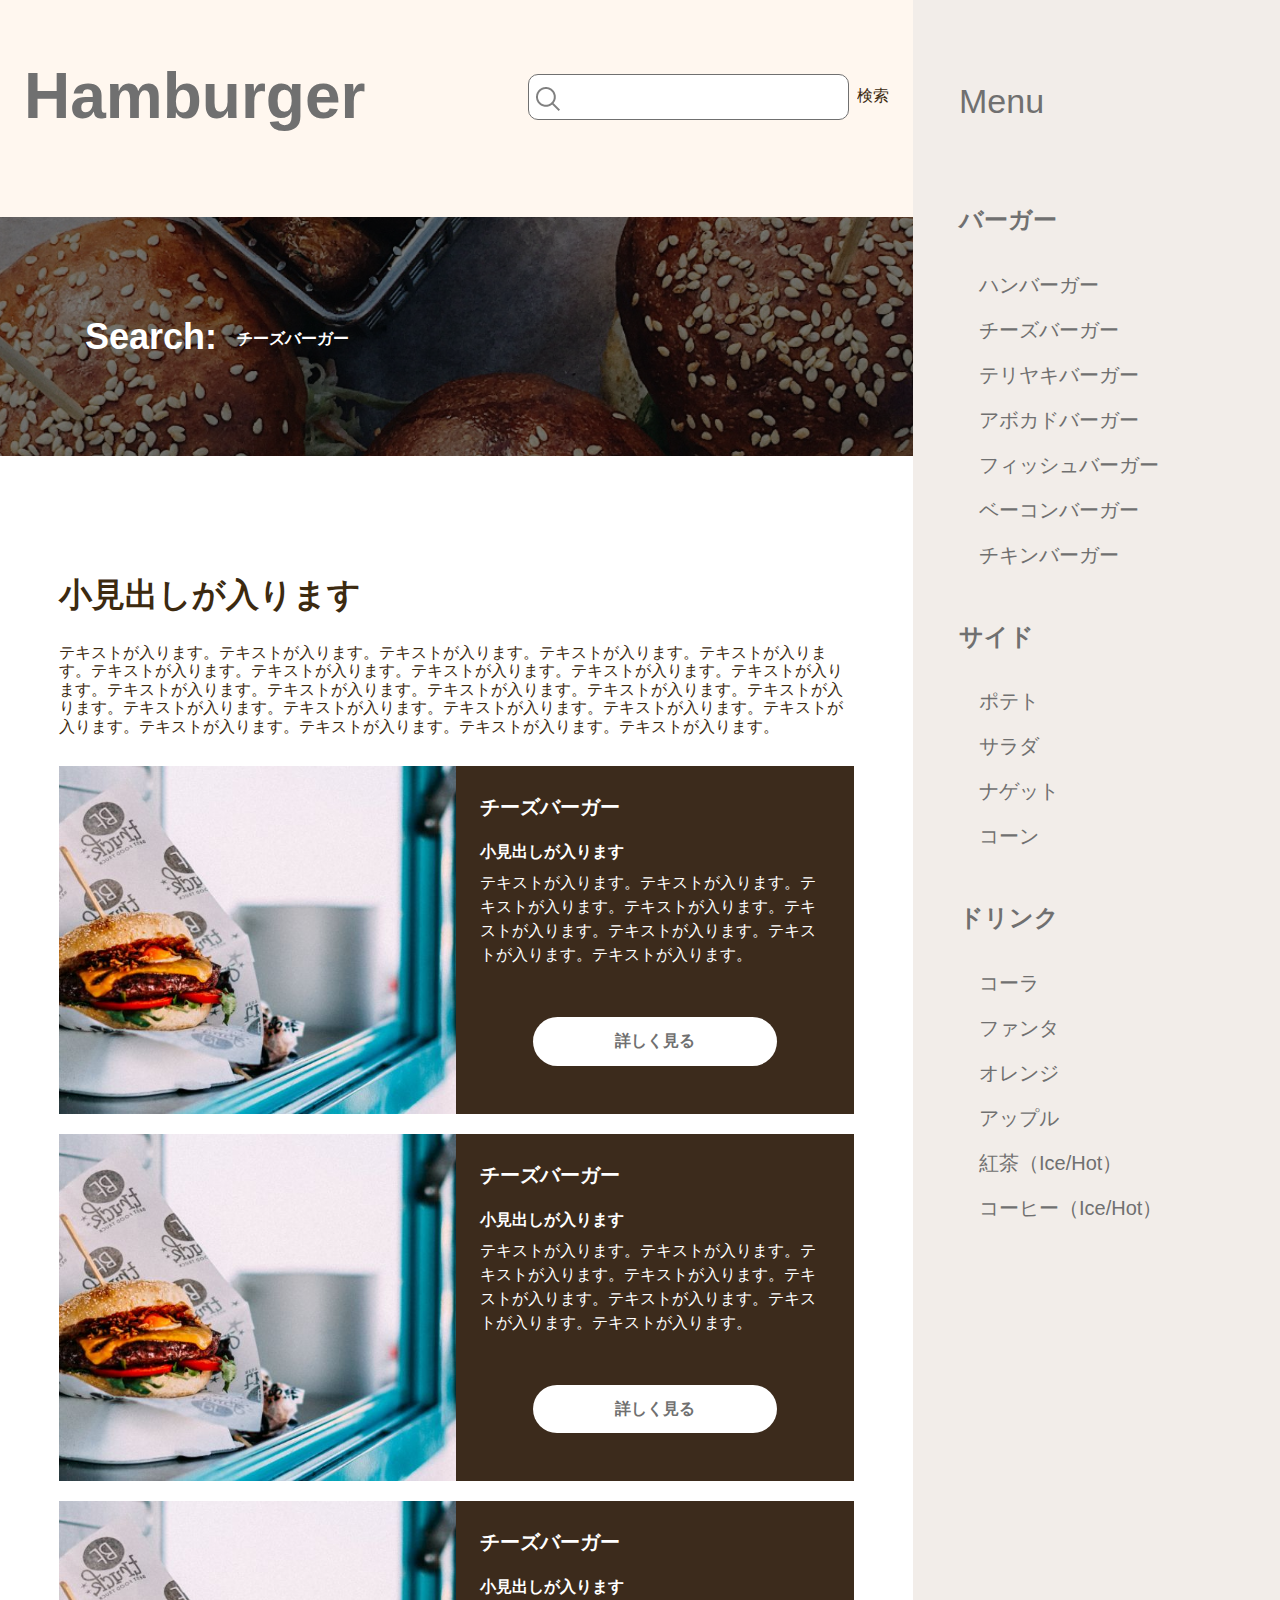
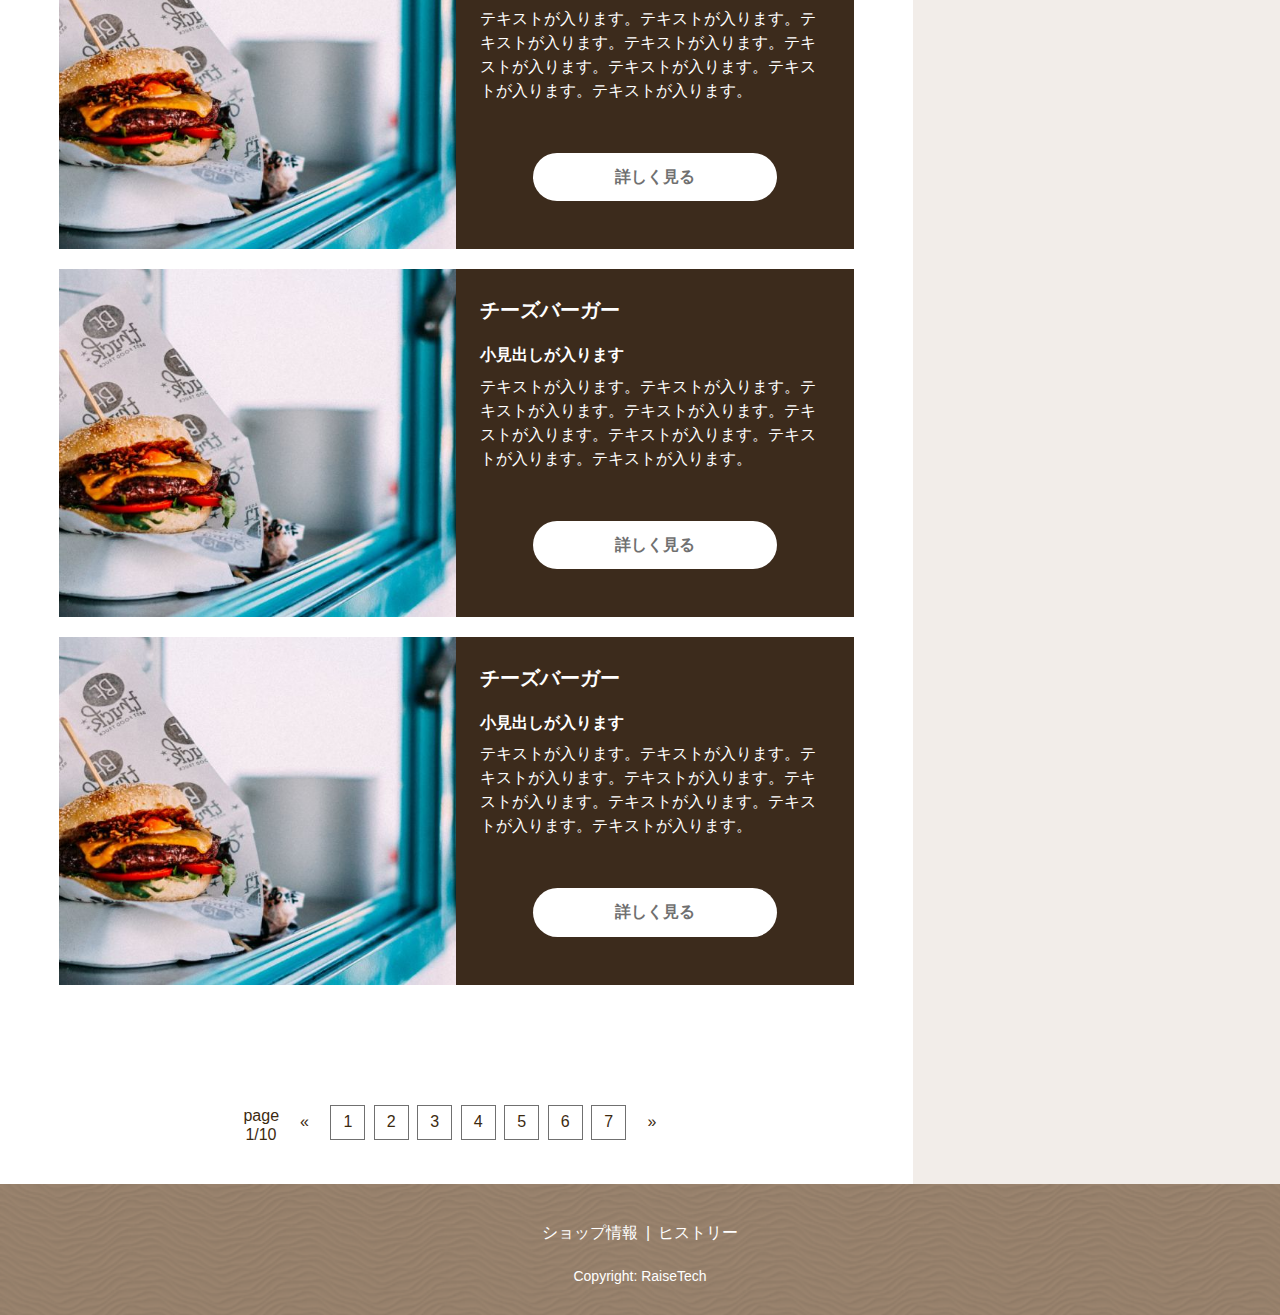
<file: archive-search.html>
<!DOCTYPE html>
<html lang="ja">
<head>
    <meta charset="UTF-8">
    <meta http-equiv="X-UA-Compatible" content="IE=edge">
    <meta name="viewport" content="width=device-width, initial-scale=1.0">
    <title>Document</title>
    <link rel="preconnect" href="https://fonts.googleapis.com">
    <link rel="preconnect" href="https://fonts.gstatic.com" crossorigin>
    <link rel="stylesheet" href="css/style.css">
</head>
<body>
    <div class="l-main__wrapper">
        <div class="l-main">
            <header class="l-header">
                <button class="c-btn--header-menu">Menu</button>
                <a href=""><h1 class="l-header__tit">Hamburger</h1></a>
                    <form class="l-header__form">
                        <div class="l-header__form__wrap"><input type="search" class="l-header__form__search"></div>
                        <input type="submit" value="検索" class="l-header__form__btn">
                    </form>
            </header>
            <div class="p-main__tit p-main__tit__archive"><h2>Search:<span>チーズバーガー</span></h2></div>
            <article class="p-archive__contents">
                <section class="p-archive__contents__lead">
                    <h3>小見出しが入ります</h3>
                    <p>テキストが入ります。テキストが入ります。テキストが入ります。テキストが入ります。テキストが入ります。テキストが入ります。テキストが入ります。テキストが入ります。テキストが入ります。テキストが入ります。テキストが入ります。テキストが入ります。テキストが入ります。テキストが入ります。テキストが入ります。テキストが入ります。テキストが入ります。テキストが入ります。テキストが入ります。テキストが入ります。テキストが入ります。テキストが入ります。テキストが入ります。テキストが入ります。</p>
                </section>
                <figure class="p-archive__contents__card">
                    <img src="img/menu-pht.jpg" alt="チーズバーガーの写真">
                    <figcaption class="p-archive__contents__card__caption">
                        <h2>チーズバーガー</h2>
                        <h3>小見出しが入ります</h3>
                        <p>テキストが入ります。テキストが入ります。テキストが入ります。テキストが入ります。テキストが入ります。テキストが入ります。テキストが入ります。テキストが入ります。</p>
                        <a href="" class="c-btn--contents__card">詳しく見る</a>
                    </figcaption>
                </figure>
                <figure class="p-archive__contents__card">
                    <img src="img/menu-pht.jpg" alt="チーズバーガーの写真">
                    <figcaption class="p-archive__contents__card__caption">
                        <h2>チーズバーガー</h2>
                        <h3>小見出しが入ります</h3>
                        <p>テキストが入ります。テキストが入ります。テキストが入ります。テキストが入ります。テキストが入ります。テキストが入ります。テキストが入ります。テキストが入ります。</p>
                        <a href="" class="c-btn--contents__card">詳しく見る</a>
                    </figcaption>
                </figure>
                <figure class="p-archive__contents__card">
                    <img src="img/menu-pht.jpg" alt="チーズバーガーの写真">
                    <figcaption class="p-archive__contents__card__caption">
                        <h2>チーズバーガー</h2>
                        <h3>小見出しが入ります</h3>
                        <p>テキストが入ります。テキストが入ります。テキストが入ります。テキストが入ります。テキストが入ります。テキストが入ります。テキストが入ります。テキストが入ります。</p>
                        <a href="" class="c-btn--contents__card">詳しく見る</a>
                    </figcaption>
                </figure>
                <figure class="p-archive__contents__card">
                    <img src="img/menu-pht.jpg" alt="チーズバーガーの写真">
                    <figcaption class="p-archive__contents__card__caption">
                        <h2>チーズバーガー</h2>
                        <h3>小見出しが入ります</h3>
                        <p>テキストが入ります。テキストが入ります。テキストが入ります。テキストが入ります。テキストが入ります。テキストが入ります。テキストが入ります。テキストが入ります。</p>
                        <a href="" class="c-btn--contents__card">詳しく見る</a>
                    </figcaption>
                </figure>
                <figure class="p-archive__contents__card">
                    <img src="img/menu-pht.jpg" alt="チーズバーガーの写真">
                    <figcaption class="p-archive__contents__card__caption">
                        <h2>チーズバーガー</h2>
                        <h3>小見出しが入ります</h3>
                        <p>テキストが入ります。テキストが入ります。テキストが入ります。テキストが入ります。テキストが入ります。テキストが入ります。テキストが入ります。テキストが入ります。</p>
                        <a href="" class="c-btn--contents__card">詳しく見る</a>
                    </figcaption>
                </figure>
                <div class="pager">
                    <ul class="pagination">
                        <li class="nmber">page 1/10</li>
                        <li class="pre"><a href="#"><span>«</span></a></li>
                        <li><a href="#" class="archive"><span>1</span></a></li>
                        <li><a href="#"><span>2</span></a></li>
                        <li><a href="#"><span>3</span></a></li>
                        <li><a href="#"><span>4</span></a></li>
                        <li><a href="#"><span>5</span></a></li>
                        <li><a href="#"><span>6</span></a></li>
                        <li><a href="#"><span>7</span></a></li>
                        <li class="next"><a href="#"><span>»</span></a></li>
                    </ul>
                    </div>
            </article>
        </div>
    <div class="l-sidebar__drawer-bg"></div>
    <aside class="l-sidebar">
        <h2>Menu</h2>
        <button class="c-btn--menu-close"><span>close</span></button>
        <ul class="c-menu">
            <li>
                バーガー
                <ul class="c-menu__item">
                    <li><a href="#">ハンバーガー</a></li>
                    <li><a href="#">チーズバーガー</a></li>
                    <li><a href="#">テリヤキバーガー</a></li>
                    <li><a href="#">アボカドバーガー</a></li>
                    <li><a href="#">フィッシュバーガー</a></li>
                    <li><a href="#">ベーコンバーガー</a></li>
                    <li><a href="#">チキンバーガー</a></li>
                </ul>
            </li>
            <li>
                サイド
                <ul class="c-menu__item">
                    <li><a href="#">ポテト</a></li>
                    <li><a href="#">サラダ</a></li>
                    <li><a href="#">ナゲット</a></li>
                    <li><a href="#">コーン</a></li>
                </ul>
            </li>
            <li>
                ドリンク
                <ul class="c-menu__item">
                    <li><a href="#">コーラ</a></li>
                    <li><a href="#">ファンタ</a></li>
                    <li><a href="#">オレンジ</a></li>
                    <li><a href="#">アップル</a></li>
                    <li><a href="#">紅茶（Ice/Hot）</a></li>
                    <li><a href="#">コーヒー（Ice/Hot）</a></li>
                </ul>
            </li>
        </ul>
    </aside>
</div>
    <footer class="l-footer">
        <ul class="l-footer__nav">
            <li><a href="#">ショップ情報</a></li>
            <li><a href="#">ヒストリー</a></li>
        </ul>
        <small>Copyright: RaiseTech</small>
    </footer>
    <script src="https://ajax.googleapis.com/ajax/libs/jquery/3.4.1/jquery.min.js"></script>
    <script src="js/script.js"></script>
</body>
</html>
</file>
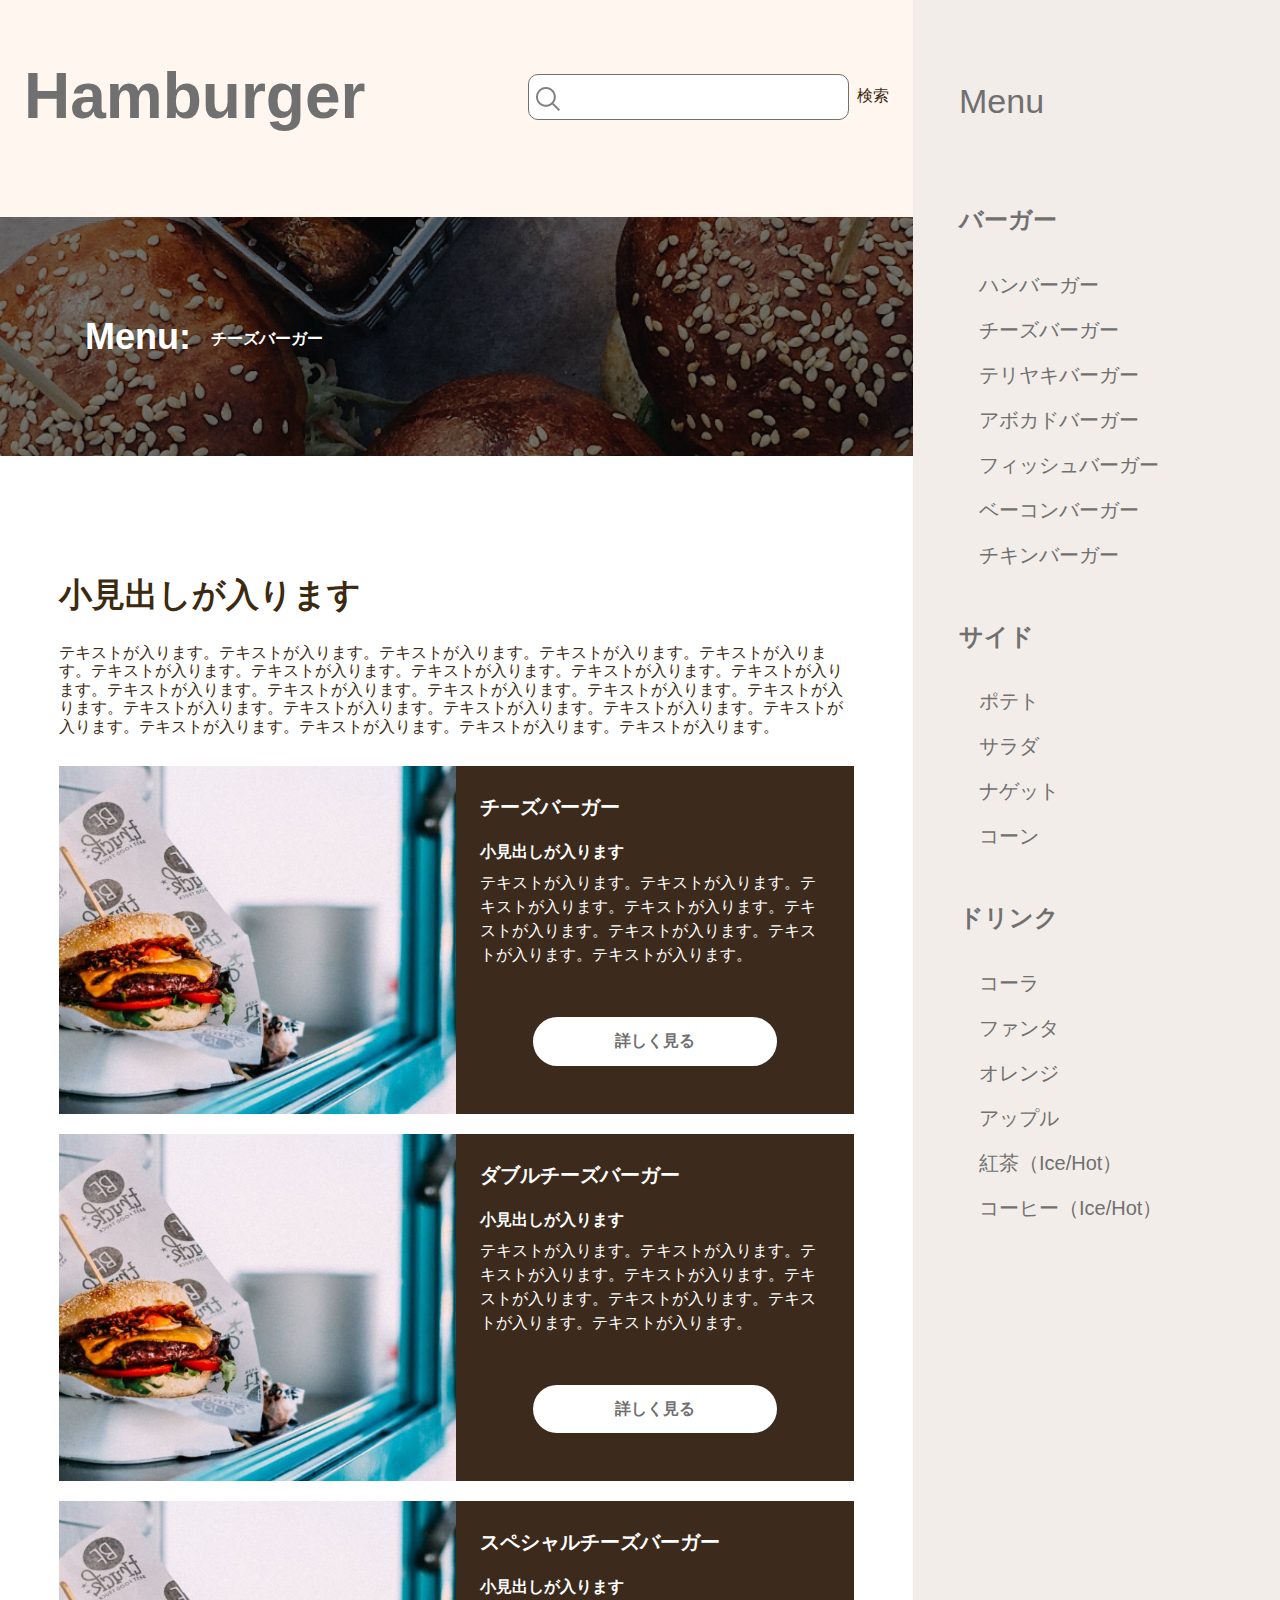
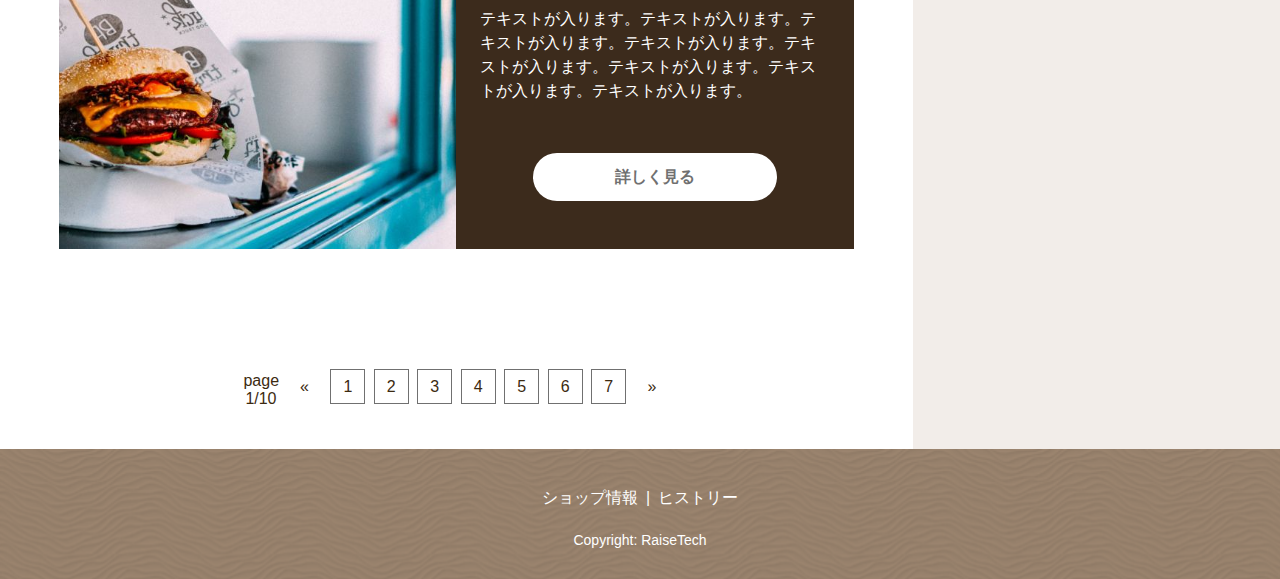
<file: archive.html>
<!DOCTYPE html>
<html lang="ja">
<head>
    <meta charset="UTF-8">
    <meta http-equiv="X-UA-Compatible" content="IE=edge">
    <meta name="viewport" content="width=device-width, initial-scale=1.0">
    <title>Document</title>
    <link rel="preconnect" href="https://fonts.googleapis.com">
    <link rel="preconnect" href="https://fonts.gstatic.com" crossorigin>
    <link rel="stylesheet" href="css/style.css">
</head>
<body>
    <div class="l-main__wrapper">
        <div class="l-main">
            <header class="l-header">
                <button class="c-btn--header-menu">Menu</button>
                <a href=""><h1 class="l-header__tit">Hamburger</h1></a>
                    <form class="l-header__form">
                        <div class="l-header__form__wrap"><input type="search" class="l-header__form__search"></div>
                        <input type="submit" value="検索" class="l-header__form__btn">
                    </form>
            </header>
            <div class="p-main__tit p-main__tit__archive"><h2>Menu:<span>チーズバーガー</span></h2></div>
            <article class="p-archive__contents">
                <section class="p-archive__contents__lead">
                    <h3>小見出しが入ります</h3>
                    <p>テキストが入ります。テキストが入ります。テキストが入ります。テキストが入ります。テキストが入ります。テキストが入ります。テキストが入ります。テキストが入ります。テキストが入ります。テキストが入ります。テキストが入ります。テキストが入ります。テキストが入ります。テキストが入ります。テキストが入ります。テキストが入ります。テキストが入ります。テキストが入ります。テキストが入ります。テキストが入ります。テキストが入ります。テキストが入ります。テキストが入ります。テキストが入ります。</p>
                </section>
                <figure class="p-archive__contents__card">
                    <img src="img/menu-pht.jpg" alt="チーズバーガーの写真">
                    <figcaption class="p-archive__contents__card__caption">
                        <h2>チーズバーガー</h2>
                        <h3>小見出しが入ります</h3>
                        <p>テキストが入ります。テキストが入ります。テキストが入ります。テキストが入ります。テキストが入ります。テキストが入ります。テキストが入ります。テキストが入ります。</p>
                        <a href="" class="c-btn--contents__card">詳しく見る</a>
                    </figcaption>
                </figure>
                <figure class="p-archive__contents__card">
                    <img src="img/menu-pht.jpg" alt="チーズバーガーの写真">
                    <figcaption class="p-archive__contents__card__caption">
                        <h2>ダブルチーズバーガー</h2>
                        <h3>小見出しが入ります</h3>
                        <p>テキストが入ります。テキストが入ります。テキストが入ります。テキストが入ります。テキストが入ります。テキストが入ります。テキストが入ります。テキストが入ります。</p>
                        <a href="" class="c-btn--contents__card">詳しく見る</a>
                    </figcaption>
                </figure>
                <figure class="p-archive__contents__card">
                    <img src="img/menu-pht.jpg" alt="チーズバーガーの写真">
                    <figcaption class="p-archive__contents__card__caption">
                        <h2>スペシャルチーズバーガー</h2>
                        <h3>小見出しが入ります</h3>
                        <p>テキストが入ります。テキストが入ります。テキストが入ります。テキストが入ります。テキストが入ります。テキストが入ります。テキストが入ります。テキストが入ります。</p>
                        <a href="" class="c-btn--contents__card">詳しく見る</a>
                    </figcaption>
                </figure>
                <div class="pager">
                    <ul class="pagination">
                        <li class="nmber">page 1/10</li>
                        <li class="pre"><a href="#"><span>«</span></a></li>
                        <li><a href="#" class="archive"><span>1</span></a></li>
                        <li><a href="#"><span>2</span></a></li>
                        <li><a href="#"><span>3</span></a></li>
                        <li><a href="#"><span>4</span></a></li>
                        <li><a href="#"><span>5</span></a></li>
                        <li><a href="#"><span>6</span></a></li>
                        <li><a href="#"><span>7</span></a></li>
                        <li class="next"><a href="#"><span>»</span></a></li>
                    </ul>
                    </div>
            </article>
        </div>
    <div class="l-sidebar__drawer-bg"></div>
    <aside class="l-sidebar">
        <h2>Menu</h2>
        <button class="c-btn--menu-close"><span>close</span></button>
        <ul class="c-menu">
            <li>
                バーガー
                <ul class="c-menu__item">
                    <li><a href="#">ハンバーガー</a></li>
                    <li><a href="#">チーズバーガー</a></li>
                    <li><a href="#">テリヤキバーガー</a></li>
                    <li><a href="#">アボカドバーガー</a></li>
                    <li><a href="#">フィッシュバーガー</a></li>
                    <li><a href="#">ベーコンバーガー</a></li>
                    <li><a href="#">チキンバーガー</a></li>
                </ul>
            </li>
            <li>
                サイド
                <ul class="c-menu__item">
                    <li><a href="#">ポテト</a></li>
                    <li><a href="#">サラダ</a></li>
                    <li><a href="#">ナゲット</a></li>
                    <li><a href="#">コーン</a></li>
                </ul>
            </li>
            <li>
                ドリンク
                <ul class="c-menu__item">
                    <li><a href="#">コーラ</a></li>
                    <li><a href="#">ファンタ</a></li>
                    <li><a href="#">オレンジ</a></li>
                    <li><a href="#">アップル</a></li>
                    <li><a href="#">紅茶（Ice/Hot）</a></li>
                    <li><a href="#">コーヒー（Ice/Hot）</a></li>
                </ul>
            </li>
        </ul>
    </aside>
</div>
    <footer class="l-footer">
        <ul class="l-footer__nav">
            <li><a href="#">ショップ情報</a></li>
            <li><a href="#">ヒストリー</a></li>
        </ul>
        <small>Copyright: RaiseTech</small>
    </footer>
    <script src="https://ajax.googleapis.com/ajax/libs/jquery/3.4.1/jquery.min.js"></script>
    <script src="js/script.js"></script>
</body>
</html>
</file>
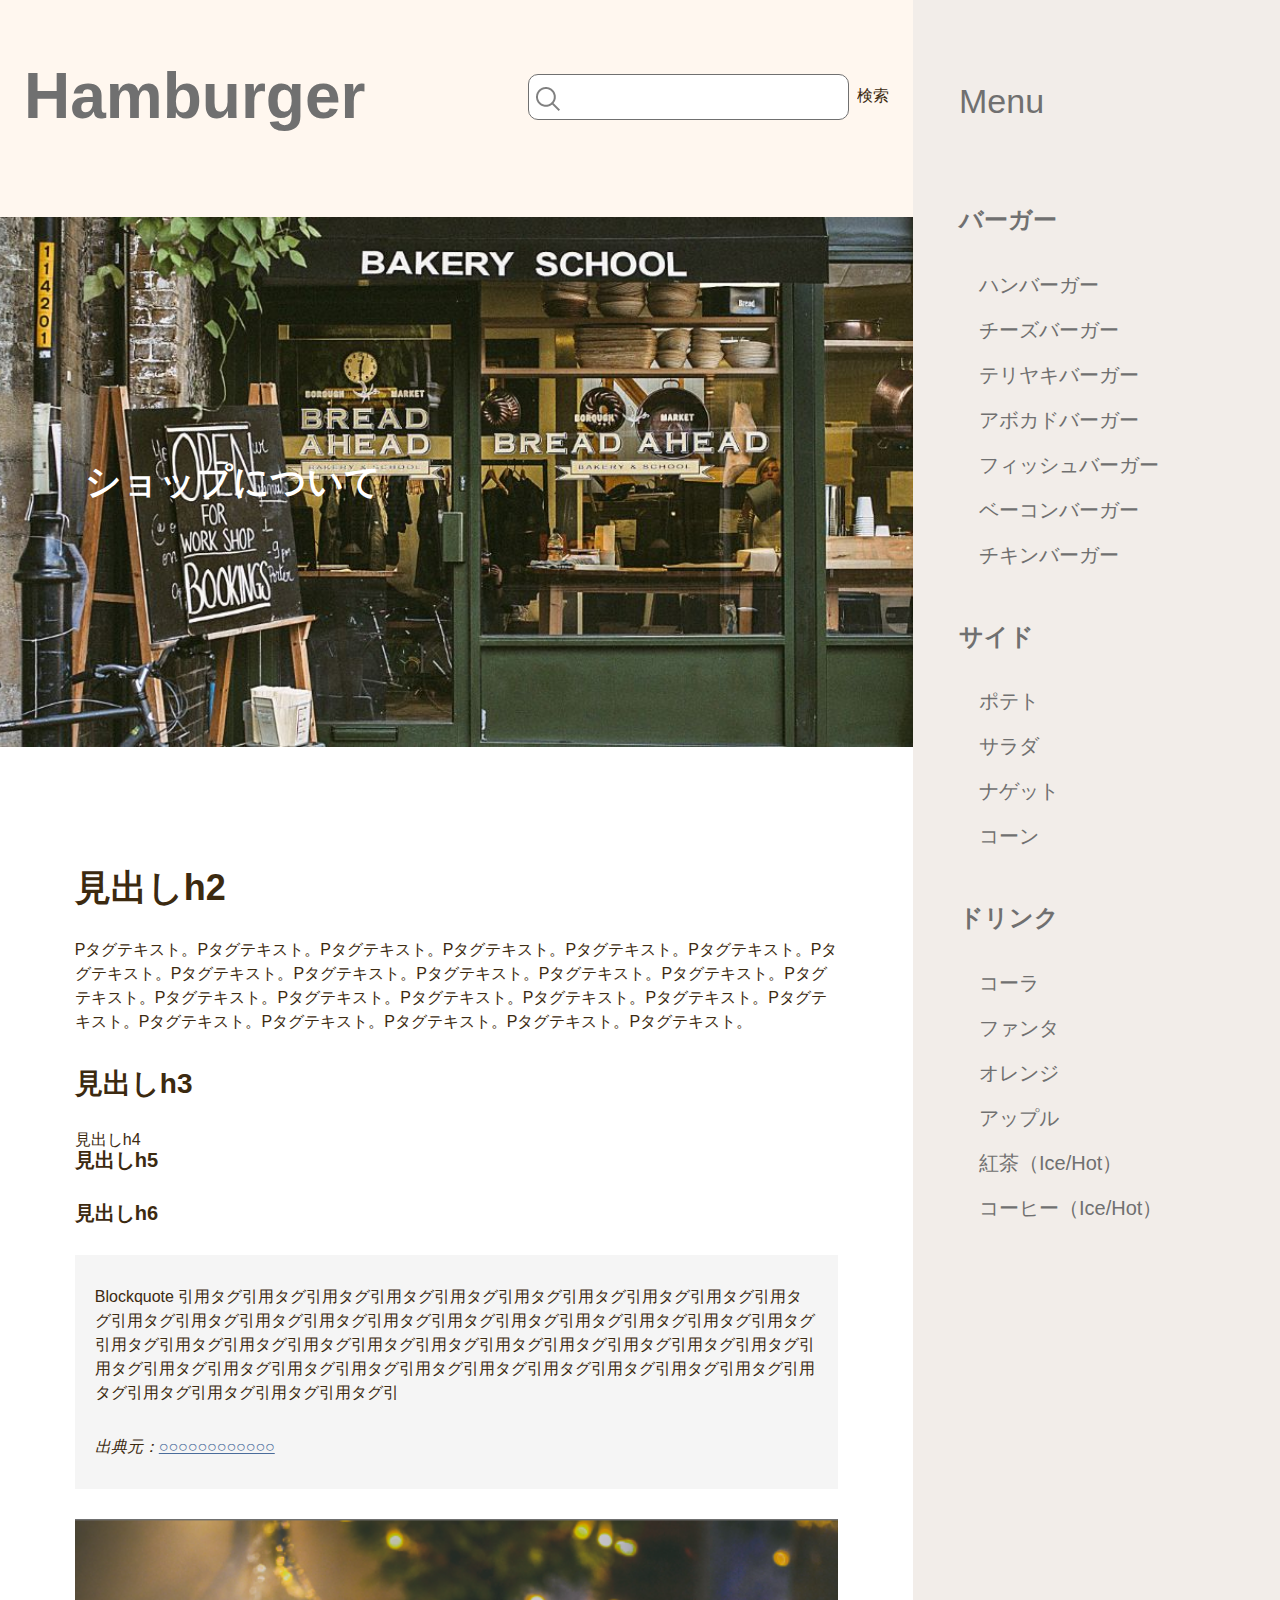
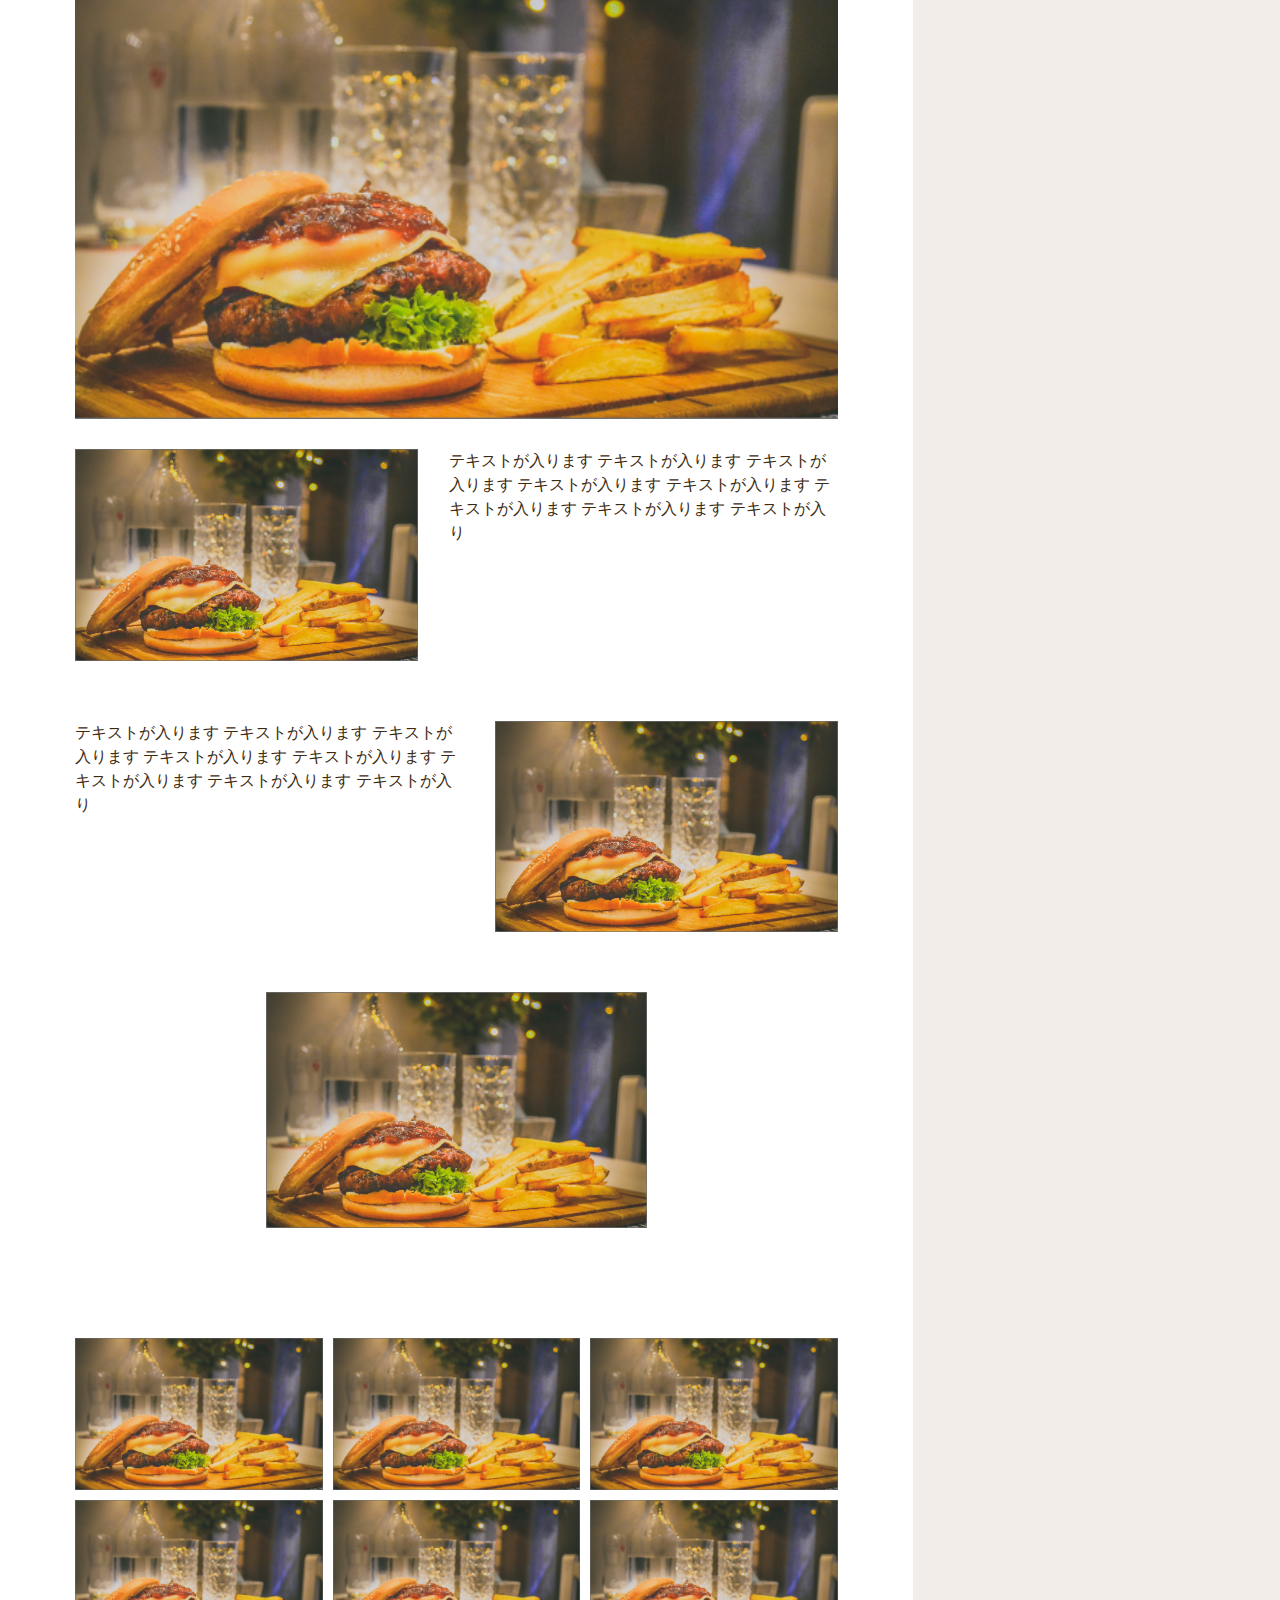
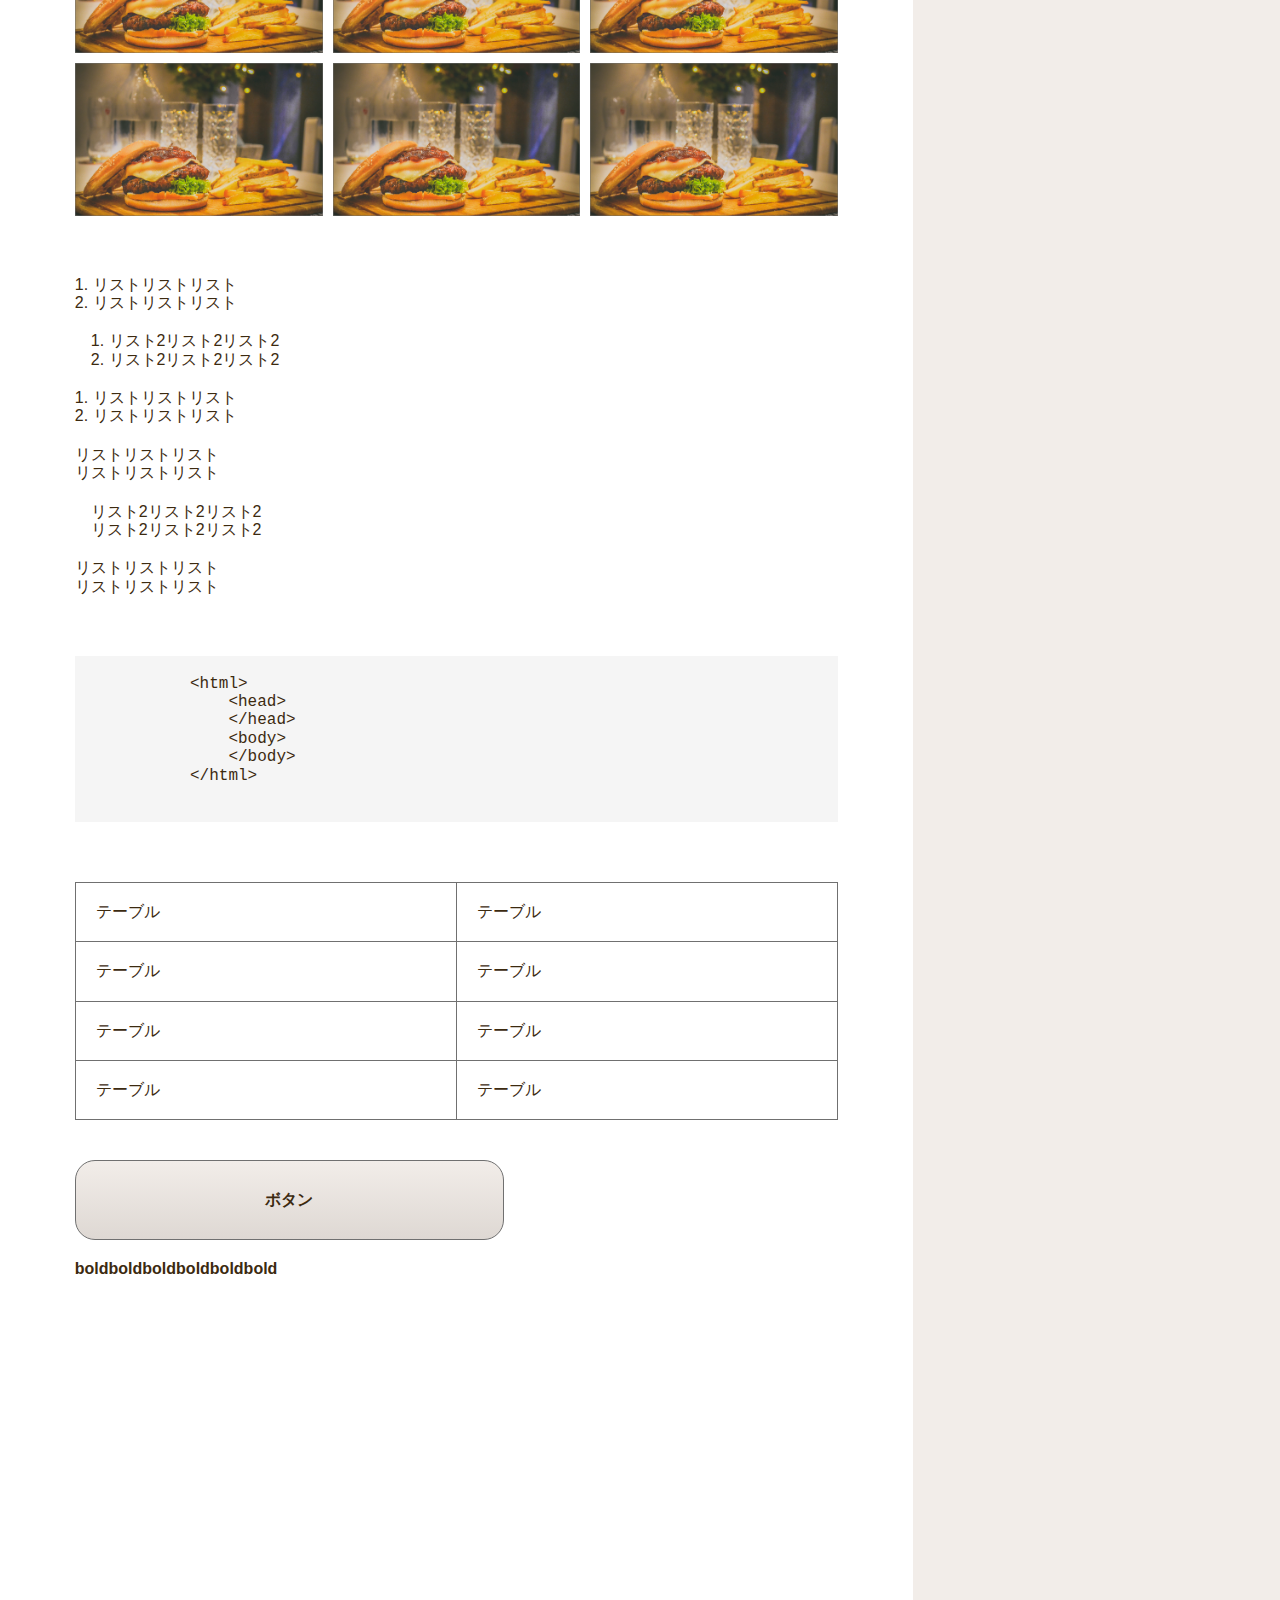
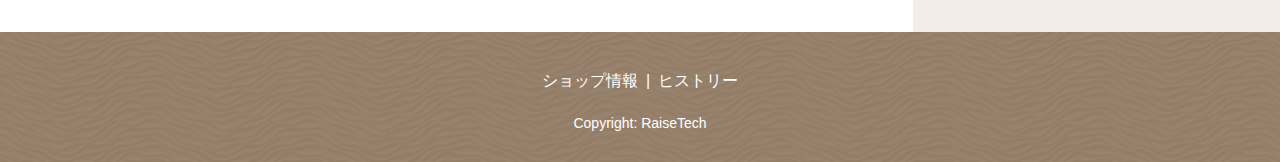
<file: page.html>
<!DOCTYPE html>
<html lang="ja">
<head>
    <meta charset="UTF-8">
    <meta http-equiv="X-UA-Compatible" content="IE=edge">
    <meta name="viewport" content="width=device-width, initial-scale=1.0">
    <title>ハンバーガー</title>
    <link rel="preconnect" href="https://fonts.googleapis.com">
    <link rel="preconnect" href="https://fonts.gstatic.com" crossorigin>
    <link rel="stylesheet" href="css/style.css">
</head>
<body>
    <div class="l-main__wrapper">
        <div class="l-main">
            <header class="l-header">
                <button class="c-btn--header-menu">Menu</button>
                <a href=""><h1 class="l-header__tit">Hamburger</h1></a>
                    <form class="l-header__form">
                        <div class="l-header__form__wrap"><input type="search" class="l-header__form__search"></div>
                        <input type="submit" value="検索" class="l-header__form__btn">
                    </form>
            </header>
            <article>
                <div class="p-main__tit p-main__tit__page"><h2>ショップについて</h2></div>
                <div class="l-contents">
                    <h2 class="p-post__h2">見出しh2</h2>
                    <p class="p-post__paragraph">Pタグテキスト。Pタグテキスト。Pタグテキスト。Pタグテキスト。Pタグテキスト。Pタグテキスト。Pタグテキスト。Pタグテキスト。Pタグテキスト。Pタグテキスト。Pタグテキスト。Pタグテキスト。Pタグテキスト。Pタグテキスト。Pタグテキスト。Pタグテキスト。Pタグテキスト。Pタグテキスト。Pタグテキスト。Pタグテキスト。Pタグテキスト。Pタグテキスト。Pタグテキスト。Pタグテキスト。</p>
                    <h3 class="p-post__h3">見出しh3</h3>
                    <h4 class="p-post__h4">見出しh4</h4>
                    <h5 class="p-post__h5">見出しh5</h5>
                    <h6 class="p-post__h6">見出しh6</h6>
                    <blockquote class="p-post__blockquote">
                        <p>Blockquote 引用タグ引用タグ引用タグ引用タグ引用タグ引用タグ引用タグ引用タグ引用タグ引用タグ引用タグ引用タグ引用タグ引用タグ引用タグ引用タグ引用タグ引用タグ引用タグ引用タグ引用タグ引用タグ引用タグ引用タグ引用タグ引用タグ引用タグ引用タグ引用タグ引用タグ引用タグ引用タグ引用タグ引用タグ引用タグ引用タグ引用タグ引用タグ引用タグ引用タグ引用タグ引用タグ引用タグ引用タグ引用タグ引用タグ引用タグ引用タグ引
                        </p>
                        <cite>出典元：<a href="#">○○○○○○○○○○○○</a></cite>
                    </blockquote>
                    <div class="p-post__picture">
                        <div class="p-post__picture_post">
                            <img src="img/cooked-foods-750073-2.png" alt="">
                        </div>
                        <div class="p-post__picture_txt">
                            <img src="img/cooked-foods-750073-2.png" alt="">
                            <p>テキストが入ります テキストが入ります テキストが入ります テキストが入ります テキストが入ります テキストが入ります テキストが入ります テキストが入り</p>
                        </div>
                        <div class="p-post__picture_txt">
                            <p>テキストが入ります テキストが入ります テキストが入ります テキストが入ります テキストが入ります テキストが入ります テキストが入ります テキストが入り</p>
                            <img src="img/cooked-foods-750073-2.png" alt="">
                        </div>
                        <div class="p-post__picture__center">
                            <img src="img/cooked-foods-750073-2.png" alt="">
                        </div>
                        <div class="p-post__picture__tile">
                            <img src="img/cooked-foods-750073-2.png" alt="">
                            <img src="img/cooked-foods-750073-2.png" alt="">
                            <img src="img/cooked-foods-750073-2.png" alt="">
                            <img src="img/cooked-foods-750073-2.png" alt="">
                            <img src="img/cooked-foods-750073-2.png" alt="">
                            <img src="img/cooked-foods-750073-2.png" alt="">
                            <img src="img/cooked-foods-750073-2.png" alt="">
                            <img src="img/cooked-foods-750073-2.png" alt="">
                            <img src="img/cooked-foods-750073-2.png" alt="">
                        </div>
                        <div class="p-post__list">
                            <ol>
                                <li>リストリストリスト</li>
                                <li>リストリストリスト</li>
                                    <ol>
                                    <li>リスト2リスト2リスト2</li>
                                    <li>リスト2リスト2リスト2</li>
                                    </ol>
                            </ol>
                            <ol>
                                <li>リストリストリスト</li>
                                <li>リストリストリスト</li>
                            </ol>
                            <ul>
                                <li>リストリストリスト</li>
                                <li>リストリストリスト</li>
                                <ul>
                                    <li>リスト2リスト2リスト2</li>
                                    <li>リスト2リスト2リスト2</li>
                                </ul>
                                <li>リストリストリスト</li>
                                <li>リストリストリスト</li>
                            </ul>
                        </div>
                        <pre class="p-post__code">
                            <code>
            &lt;html&gt;
                &lt;head&gt;
                &lt;/head&gt;
                &lt;body&gt;
                &lt;/body&gt;
            &lt;/html&gt;
                            </code>
                          </pre>
                          <table class="p-post__table">
                            <tbody>
                                <tr>
                                    <td>テーブル</td>
                                    <td>テーブル</td>
                                </tr>
                                <tr>
                                    <td>テーブル</td>
                                    <td>テーブル</td>
                                </tr>
                                <tr>
                                    <td>テーブル</td>
                                    <td>テーブル</td>
                                </tr>
                                <tr>
                                    <td>テーブル</td>
                                    <td>テーブル</td>
                                </tr>
                            </tbody>
                        </table>
                        <button class="p-post__button"><a href="#">ボタン</a></button>
                        <p class="p-post__bold">boldboldboldboldboldbold</p>   
                    </div>
                </div>
            </article>
        </div>
    <div class="l-sidebar__drawer-bg"></div>
    <aside class="l-sidebar">
        <h2>Menu</h2>
        <button class="c-btn--menu-close"><span>close</span></button>
        <ul class="c-menu">
            <li>
                バーガー
                <ul class="c-menu__item">
                    <li><a href="#">ハンバーガー</a></li>
                    <li><a href="#">チーズバーガー</a></li>
                    <li><a href="#">テリヤキバーガー</a></li>
                    <li><a href="#">アボカドバーガー</a></li>
                    <li><a href="#">フィッシュバーガー</a></li>
                    <li><a href="#">ベーコンバーガー</a></li>
                    <li><a href="#">チキンバーガー</a></li>
                </ul>
            </li>
            <li>
                サイド
                <ul class="c-menu__item">
                    <li><a href="#">ポテト</a></li>
                    <li><a href="#">サラダ</a></li>
                    <li><a href="#">ナゲット</a></li>
                    <li><a href="#">コーン</a></li>
                </ul>
            </li>
            <li>
                ドリンク
                <ul class="c-menu__item">
                    <li><a href="#">コーラ</a></li>
                    <li><a href="#">ファンタ</a></li>
                    <li><a href="#">オレンジ</a></li>
                    <li><a href="#">アップル</a></li>
                    <li><a href="#">紅茶（Ice/Hot）</a></li>
                    <li><a href="#">コーヒー（Ice/Hot）</a></li>
                </ul>
            </li>
        </ul>
    </aside>
</div>
    <footer class="l-footer">
        <ul class="l-footer__nav">
            <li><a href="#">ショップ情報</a></li>
            <li><a href="#">ヒストリー</a></li>
        </ul>
        <small>Copyright: RaiseTech</small>
    </footer>
    <script src="https://ajax.googleapis.com/ajax/libs/jquery/3.4.1/jquery.min.js"></script>
    <script src="js/script.js"></script>
</body>
</html>
</file>
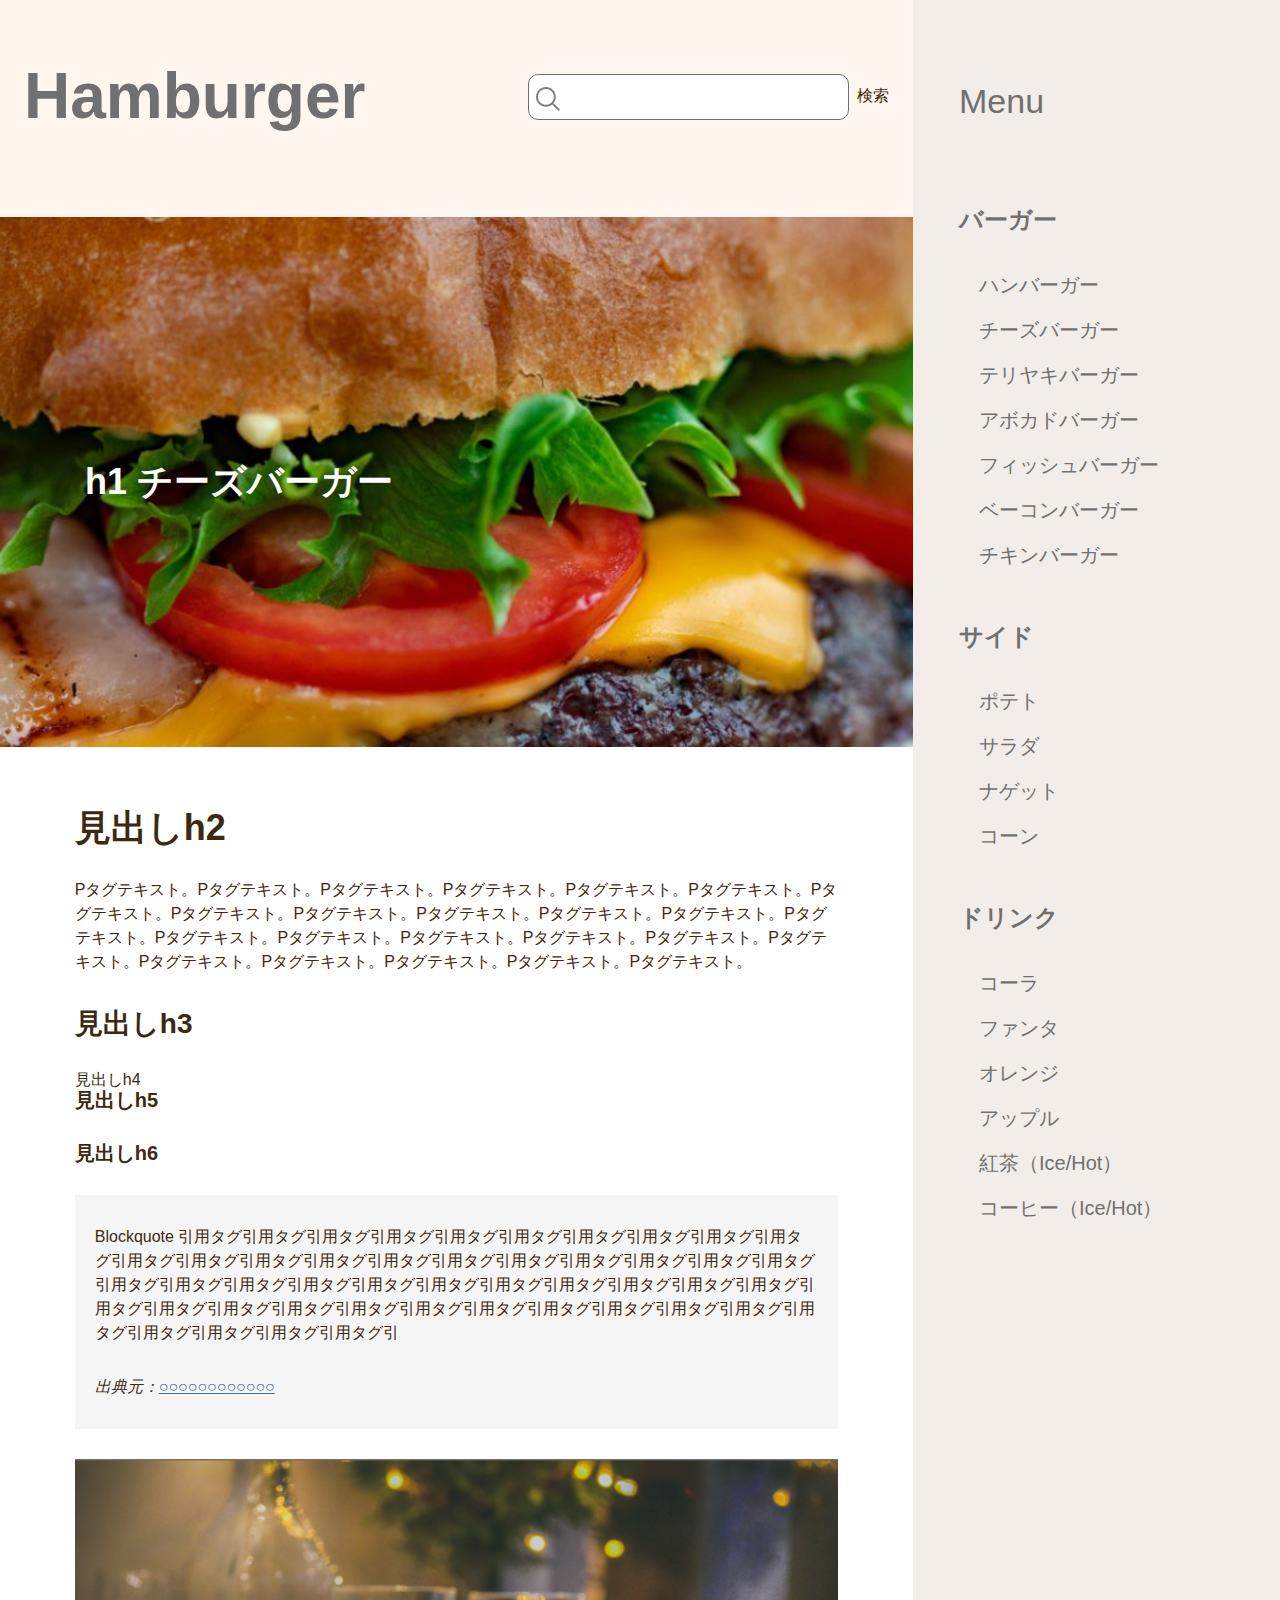
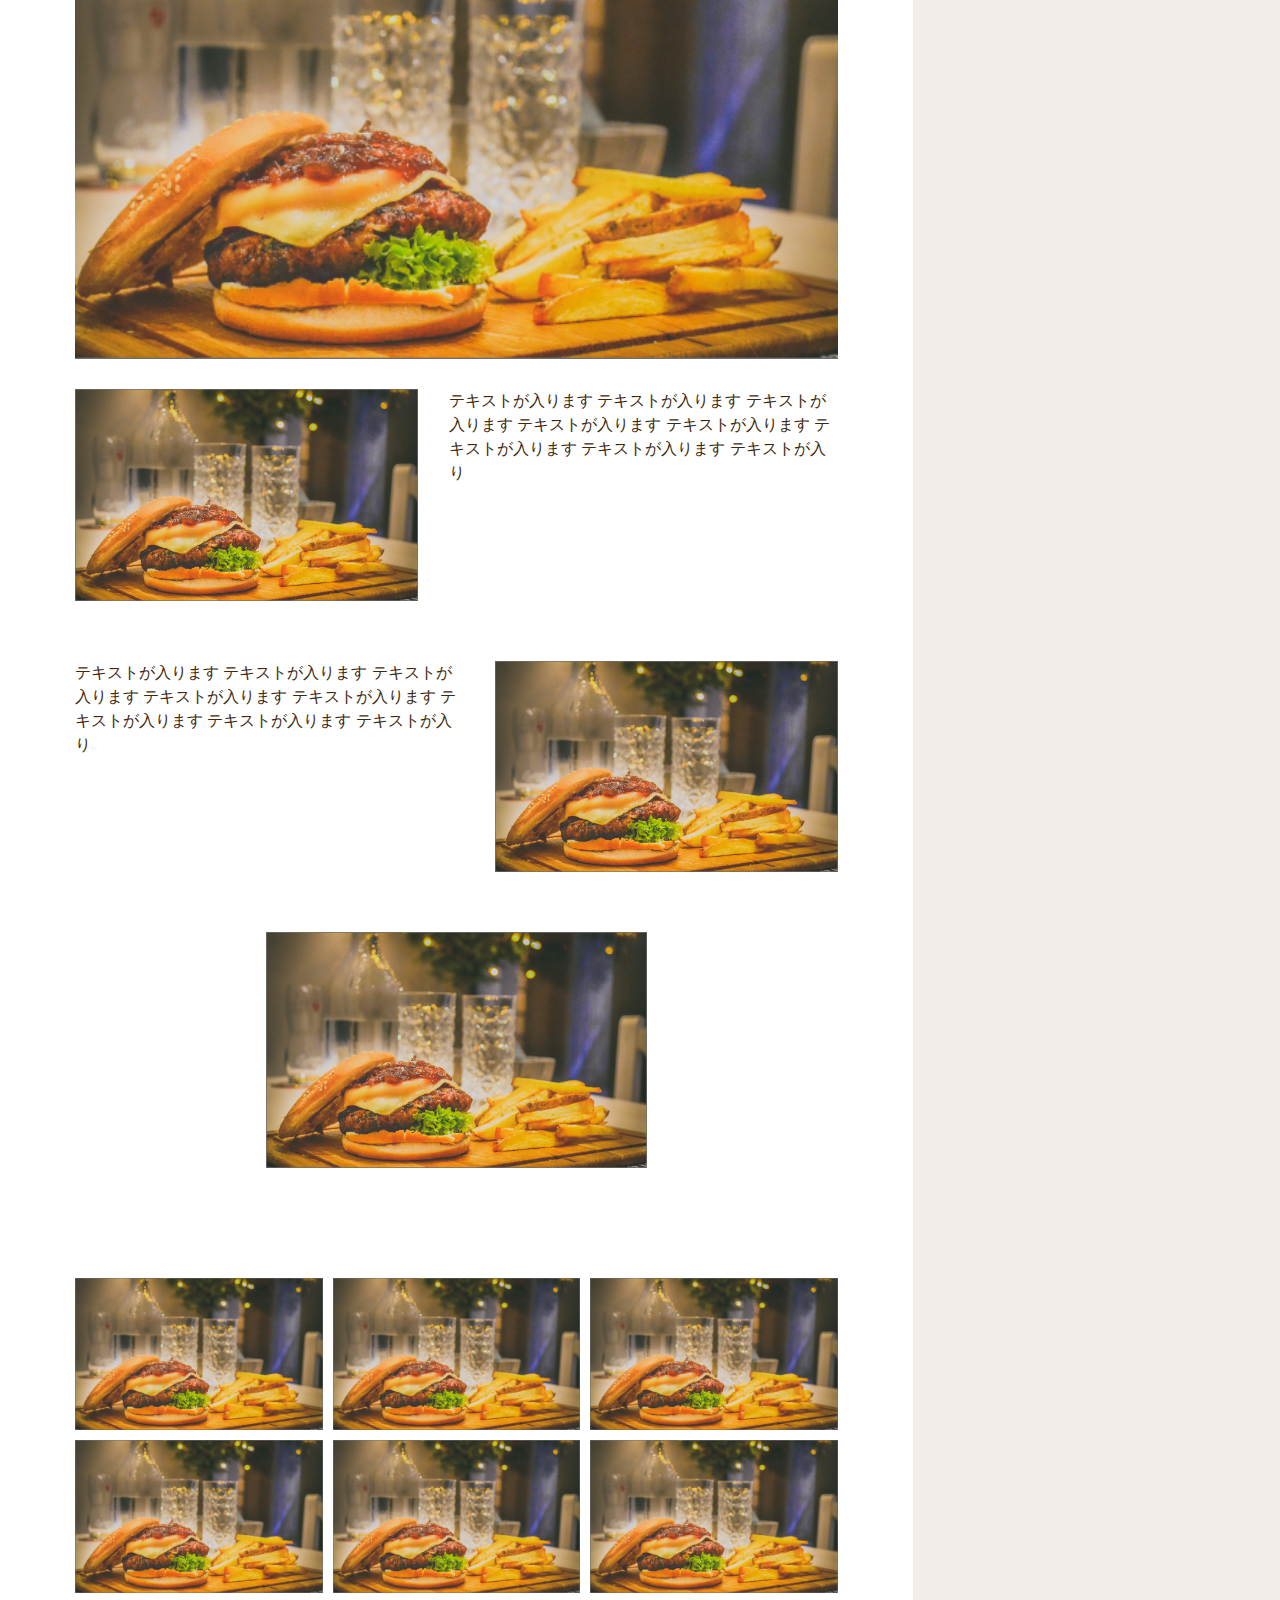
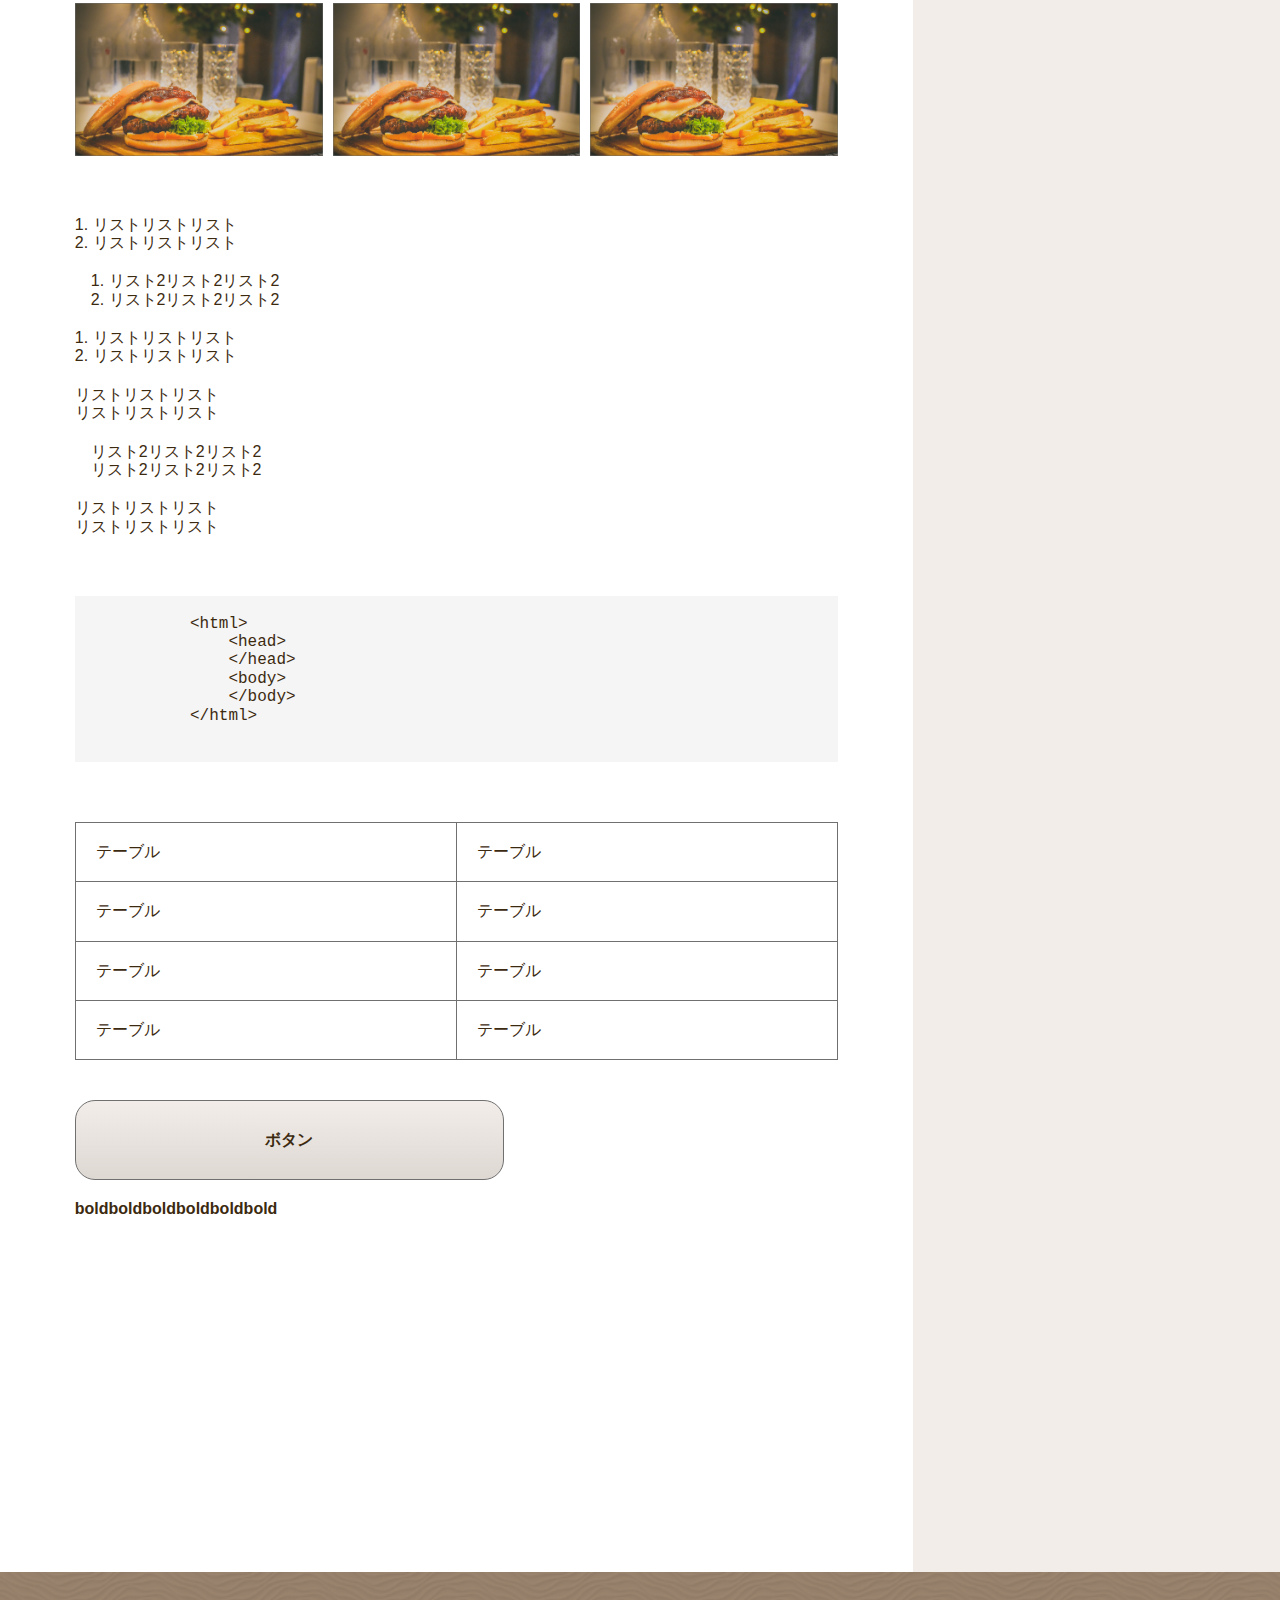
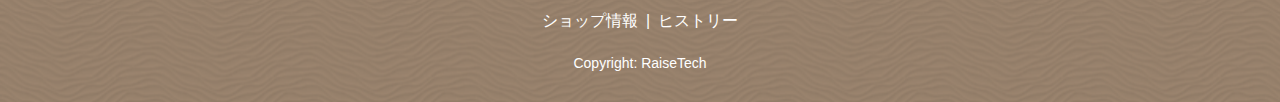
<file: single.html>
<!DOCTYPE html>
<html lang="ja">
<head>
    <meta charset="UTF-8">
    <meta http-equiv="X-UA-Compatible" content="IE=edge">
    <meta name="viewport" content="width=device-width, initial-scale=1.0">
    <title>ハンバーガー</title>
    <link rel="preconnect" href="https://fonts.googleapis.com">
    <link rel="preconnect" href="https://fonts.gstatic.com" crossorigin>
    <link rel="stylesheet" href="css/style.css">
</head>
<body>
    <div class="l-main__wrapper">
        <div class="l-main">
            <header class="l-header">
                <button class="c-btn--header-menu">Menu</button>
                <a href=""><h1 class="l-header__tit">Hamburger</h1></a>
                    <form class="l-header__form">
                        <div class="l-header__form__wrap"><input type="search" class="l-header__form__search"></div>
                        <input type="submit" value="検索" class="l-header__form__btn">
                    </form>
            </header>
            <article>
                <div class="p-main__tit p-main__tit__single"><h2>h1 チーズバーガー</h2></div>
                <div class="l-contents">
                    <h2 class="p-post__h2">見出しh2</h2>
                    <p class="p-post__paragraph">Pタグテキスト。Pタグテキスト。Pタグテキスト。Pタグテキスト。Pタグテキスト。Pタグテキスト。Pタグテキスト。Pタグテキスト。Pタグテキスト。Pタグテキスト。Pタグテキスト。Pタグテキスト。Pタグテキスト。Pタグテキスト。Pタグテキスト。Pタグテキスト。Pタグテキスト。Pタグテキスト。Pタグテキスト。Pタグテキスト。Pタグテキスト。Pタグテキスト。Pタグテキスト。Pタグテキスト。</p>
                    <h3 class="p-post__h3">見出しh3</h3>
                    <h4 class="p-post__h4">見出しh4</h4>
                    <h5 class="p-post__h5">見出しh5</h5>
                    <h6 class="p-post__h6">見出しh6</h6>
                    <blockquote class="p-post__blockquote">
                        <p>Blockquote 引用タグ引用タグ引用タグ引用タグ引用タグ引用タグ引用タグ引用タグ引用タグ引用タグ引用タグ引用タグ引用タグ引用タグ引用タグ引用タグ引用タグ引用タグ引用タグ引用タグ引用タグ引用タグ引用タグ引用タグ引用タグ引用タグ引用タグ引用タグ引用タグ引用タグ引用タグ引用タグ引用タグ引用タグ引用タグ引用タグ引用タグ引用タグ引用タグ引用タグ引用タグ引用タグ引用タグ引用タグ引用タグ引用タグ引用タグ引用タグ引
                        </p>
                        <cite>出典元：<a href="#">○○○○○○○○○○○○</a></cite>
                    </blockquote>
                    <div class="p-post__picture">
                        <div class="p-post__picture_post">
                            <img src="img/cooked-foods-750073-2.png" alt="">
                        </div>
                        <div class="p-post__picture_txt">
                            <img src="img/cooked-foods-750073-2.png" alt="">
                            <p>テキストが入ります テキストが入ります テキストが入ります テキストが入ります テキストが入ります テキストが入ります テキストが入ります テキストが入り</p>
                        </div>
                        <div class="p-post__picture_txt">
                            <p>テキストが入ります テキストが入ります テキストが入ります テキストが入ります テキストが入ります テキストが入ります テキストが入ります テキストが入り</p>
                            <img src="img/cooked-foods-750073-2.png" alt="">
                        </div>
                        <div class="p-post__picture__center">
                            <img src="img/cooked-foods-750073-2.png" alt="">
                        </div>
                        <div class="p-post__picture__tile">
                            <img src="img/cooked-foods-750073-2.png" alt="">
                            <img src="img/cooked-foods-750073-2.png" alt="">
                            <img src="img/cooked-foods-750073-2.png" alt="">
                            <img src="img/cooked-foods-750073-2.png" alt="">
                            <img src="img/cooked-foods-750073-2.png" alt="">
                            <img src="img/cooked-foods-750073-2.png" alt="">
                            <img src="img/cooked-foods-750073-2.png" alt="">
                            <img src="img/cooked-foods-750073-2.png" alt="">
                            <img src="img/cooked-foods-750073-2.png" alt="">
                        </div>
                        <div class="p-post__list">
                            <ol>
                                <li>リストリストリスト</li>
                                <li>リストリストリスト</li>
                                    <ol>
                                    <li>リスト2リスト2リスト2</li>
                                    <li>リスト2リスト2リスト2</li>
                                    </ol>
                            </ol>
                            <ol>
                                <li>リストリストリスト</li>
                                <li>リストリストリスト</li>
                            </ol>
                            <ul>
                                <li>リストリストリスト</li>
                                <li>リストリストリスト</li>
                                <ul>
                                    <li>リスト2リスト2リスト2</li>
                                    <li>リスト2リスト2リスト2</li>
                                </ul>
                                <li>リストリストリスト</li>
                                <li>リストリストリスト</li>
                            </ul>
                        </div>
                        <pre class="p-post__code">
                            <code>
            &lt;html&gt;
                &lt;head&gt;
                &lt;/head&gt;
                &lt;body&gt;
                &lt;/body&gt;
            &lt;/html&gt;
                            </code>
                          </pre>
                          <table class="p-post__table">
                            <tbody>
                                <tr>
                                    <td>テーブル</td>
                                    <td>テーブル</td>
                                </tr>
                                <tr>
                                    <td>テーブル</td>
                                    <td>テーブル</td>
                                </tr>
                                <tr>
                                    <td>テーブル</td>
                                    <td>テーブル</td>
                                </tr>
                                <tr>
                                    <td>テーブル</td>
                                    <td>テーブル</td>
                                </tr>
                            </tbody>
                        </table>
                        <button class="p-post__button"><a href="#">ボタン</a></button>
                        <p class="p-post__bold">boldboldboldboldboldbold</p>   
                    </div>
                </div>
            </article>
        </div>
    <div class="l-sidebar__drawer-bg"></div>
    <aside class="l-sidebar">
        <h2>Menu</h2>
        <button class="c-btn--menu-close"><span>close</span></button>
        <ul class="c-menu">
            <li>
                バーガー
                <ul class="c-menu__item">
                    <li><a href="#">ハンバーガー</a></li>
                    <li><a href="#">チーズバーガー</a></li>
                    <li><a href="#">テリヤキバーガー</a></li>
                    <li><a href="#">アボカドバーガー</a></li>
                    <li><a href="#">フィッシュバーガー</a></li>
                    <li><a href="#">ベーコンバーガー</a></li>
                    <li><a href="#">チキンバーガー</a></li>
                </ul>
            </li>
            <li>
                サイド
                <ul class="c-menu__item">
                    <li><a href="#">ポテト</a></li>
                    <li><a href="#">サラダ</a></li>
                    <li><a href="#">ナゲット</a></li>
                    <li><a href="#">コーン</a></li>
                </ul>
            </li>
            <li>
                ドリンク
                <ul class="c-menu__item">
                    <li><a href="#">コーラ</a></li>
                    <li><a href="#">ファンタ</a></li>
                    <li><a href="#">オレンジ</a></li>
                    <li><a href="#">アップル</a></li>
                    <li><a href="#">紅茶（Ice/Hot）</a></li>
                    <li><a href="#">コーヒー（Ice/Hot）</a></li>
                </ul>
            </li>
        </ul>
    </aside>
</div>
    <footer class="l-footer">
        <ul class="l-footer__nav">
            <li><a href="#">ショップ情報</a></li>
            <li><a href="#">ヒストリー</a></li>
        </ul>
        <small>Copyright: RaiseTech</small>
    </footer>
    <script src="https://ajax.googleapis.com/ajax/libs/jquery/3.4.1/jquery.min.js"></script>
    <script src="js/script.js"></script>
</body>
</html>
</file>
<file: css/style.css>
@charset "UTF-8";
/*! destyle.css v3.0.0 | MIT License | https://github.com/nicolas-cusan/destyle.css */
/* Reset box-model and set borders */
/* ============================================ */
*,
::before,
::after {
  box-sizing: border-box;
  border-style: solid;
  border-width: 0;
}

/* Document */
/* ============================================ */
/**
 * 1. Correct the line height in all browsers.
 * 2. Prevent adjustments of font size after orientation changes in iOS.
 * 3. Remove gray overlay on links for iOS.
 */
html {
  line-height: 1.15;
  /* 1 */
  -webkit-text-size-adjust: 100%;
  /* 2 */
  -webkit-tap-highlight-color: transparent;
  /* 3*/
}

/* Sections */
/* ============================================ */
/**
 * Remove the margin in all browsers.
 */
body {
  margin: 0;
}

/**
 * Render the `main` element consistently in IE.
 */
main {
  display: block;
}

/* Vertical rhythm */
/* ============================================ */
p,
table,
blockquote,
address,
pre,
iframe,
form,
figure,
dl {
  margin: 0;
}

/* Headings */
/* ============================================ */
h1,
h2,
h3,
h4,
h5,
h6 {
  font-size: inherit;
  font-weight: inherit;
  margin: 0;
}

/* Lists (enumeration) */
/* ============================================ */
ul,
ol {
  margin: 0;
  padding: 0;
  list-style: none;
}

/* Lists (definition) */
/* ============================================ */
dt {
  font-weight: bold;
}

dd {
  margin-left: 0;
}

/* Grouping content */
/* ============================================ */
/**
 * 1. Add the correct box sizing in Firefox.
 * 2. Show the overflow in Edge and IE.
 */
hr {
  box-sizing: content-box;
  /* 1 */
  height: 0;
  /* 1 */
  overflow: visible;
  /* 2 */
  border-top-width: 1px;
  margin: 0;
  clear: both;
  color: inherit;
}

/**
 * 1. Correct the inheritance and scaling of font size in all browsers.
 * 2. Correct the odd `em` font sizing in all browsers.
 */
pre {
  font-family: monospace, monospace;
  /* 1 */
  font-size: inherit;
  /* 2 */
}

address {
  font-style: inherit;
}

/* Text-level semantics */
/* ============================================ */
/**
 * Remove the gray background on active links in IE 10.
 */
a {
  background-color: transparent;
  text-decoration: none;
  color: inherit;
}

/**
 * 1. Remove the bottom border in Chrome 57-
 * 2. Add the correct text decoration in Chrome, Edge, IE, Opera, and Safari.
 */
abbr[title] {
  -webkit-text-decoration: underline dotted;
          text-decoration: underline dotted;
  /* 2 */
}

/**
 * Add the correct font weight in Chrome, Edge, and Safari.
 */
b,
strong {
  font-weight: bolder;
}

/**
 * 1. Correct the inheritance and scaling of font size in all browsers.
 * 2. Correct the odd `em` font sizing in all browsers.
 */
code,
kbd,
samp {
  font-family: monospace, monospace;
  /* 1 */
  font-size: inherit;
  /* 2 */
}

/**
 * Add the correct font size in all browsers.
 */
small {
  font-size: 80%;
}

/**
 * Prevent `sub` and `sup` elements from affecting the line height in
 * all browsers.
 */
sub,
sup {
  font-size: 75%;
  line-height: 0;
  position: relative;
  vertical-align: baseline;
}

sub {
  bottom: -0.25em;
}

sup {
  top: -0.5em;
}

/* Replaced content */
/* ============================================ */
/**
 * Prevent vertical alignment issues.
 */
svg,
img,
embed,
object,
iframe {
  vertical-align: bottom;
}

/* Forms */
/* ============================================ */
/**
 * Reset form fields to make them styleable.
 * 1. Make form elements stylable across systems iOS especially.
 * 2. Inherit text-transform from parent.
 */
button,
input,
optgroup,
select,
textarea {
  -webkit-appearance: none;
  /* 1 */
  -moz-appearance: none;
       appearance: none;
  vertical-align: middle;
  color: inherit;
  font: inherit;
  background: transparent;
  padding: 0;
  margin: 0;
  border-radius: 0;
  text-align: inherit;
  text-transform: inherit;
  /* 2 */
}

/**
 * Reset radio and checkbox appearance to preserve their look in iOS.
 */
[type=checkbox] {
  -webkit-appearance: checkbox;
  -moz-appearance: checkbox;
       appearance: checkbox;
}

[type=radio] {
  -webkit-appearance: radio;
  -moz-appearance: radio;
       appearance: radio;
}

/**
 * Correct cursors for clickable elements.
 */
button,
[type=button],
[type=reset],
[type=submit] {
  cursor: pointer;
}

button:disabled,
[type=button]:disabled,
[type=reset]:disabled,
[type=submit]:disabled {
  cursor: default;
}

/**
 * Improve outlines for Firefox and unify style with input elements & buttons.
 */
:-moz-focusring {
  outline: auto;
}

select:disabled {
  opacity: inherit;
}

/**
 * Remove padding
 */
option {
  padding: 0;
}

/**
 * Reset to invisible
 */
fieldset {
  margin: 0;
  padding: 0;
  min-width: 0;
}

legend {
  padding: 0;
}

/**
 * Add the correct vertical alignment in Chrome, Firefox, and Opera.
 */
progress {
  vertical-align: baseline;
}

/**
 * Remove the default vertical scrollbar in IE 10+.
 */
textarea {
  overflow: auto;
}

/**
 * Correct the cursor style of increment and decrement buttons in Chrome.
 */
[type=number]::-webkit-inner-spin-button,
[type=number]::-webkit-outer-spin-button {
  height: auto;
}

/**
 * 1. Correct the outline style in Safari.
 */
[type=search] {
  outline-offset: -2px;
  /* 1 */
}

/**
 * Remove the inner padding in Chrome and Safari on macOS.
 */
[type=search]::-webkit-search-decoration {
  -webkit-appearance: none;
}

/**
 * 1. Correct the inability to style clickable types in iOS and Safari.
 * 2. Fix font inheritance.
 */
::-webkit-file-upload-button {
  -webkit-appearance: button;
  /* 1 */
  font: inherit;
  /* 2 */
}

/**
 * Clickable labels
 */
label[for] {
  cursor: pointer;
}

/* Interactive */
/* ============================================ */
/*
 * Add the correct display in Edge, IE 10+, and Firefox.
 */
details {
  display: block;
}

/*
 * Add the correct display in all browsers.
 */
summary {
  display: list-item;
}

/*
 * Remove outline for editable content.
 */
[contenteditable]:focus {
  outline: auto;
}

/* Tables */
/* ============================================ */
/**
1. Correct table border color inheritance in all Chrome and Safari.
*/
table {
  border-color: inherit;
  /* 1 */
}

caption {
  text-align: left;
}

td,
th {
  vertical-align: top;
  padding: 0;
}

th {
  text-align: left;
  font-weight: bold;
}

html {
  font-size: 62.5%;
  /*16px*62.5%=10px*/
}

body {
  color: #3C2A10;
  font-family: "Roboto", "M PLUS 1p", "ヒラギノ角ゴ Pro W3", "Hiragino Kaku Gothic Pro", "メイリオ", "Meiryo", "游ゴシック", "Yu Gothic", "ＭＳ Ｐゴシック", "MS PGothic", sans-serif;
  font-size: 1.6rem;
  -webkit-font-smoothing: antialiased;
  -moz-osx-font-smoothing: grayscale;
}

img {
  max-width: 100%;
  height: auto;
  vertical-align: bottom;
}

a {
  text-decoration: none;
}

.l-header {
  width: 100%;
  height: 217px;
  background: #FFF7EF;
  text-align: center;
  padding: 14px 24px 38px;
}
@media screen and (min-width: 1025px) {
  .l-header {
    display: flex;
    justify-content: space-between;
    align-items: center;
  }
}
.l-header__tit {
  font-size: 4rem;
  color: #707070;
  font-weight: bold;
  margin-bottom: 38px;
}
@media screen and (min-width: 1025px) {
  .l-header__tit {
    margin-bottom: 0;
    font-size: 6.4rem;
  }
}
.l-header__form {
  width: 100%;
}
.l-header__form__wrap {
  position: relative;
  display: inline;
}
.l-header__form__wrap::after {
  content: "";
  position: absolute;
  top: 0;
  left: 8px;
  background: url(../img/search.png) no-repeat;
  background-size: cover;
  width: 24px;
  height: 24px;
}
@media screen and (min-width: 1025px) {
  .l-header__form {
    text-align: right;
  }
}
.l-header__form__search {
  width: 61.3%;
  max-width: 396px;
  height: 46px;
  border-radius: 10px;
  border: 1px solid #707070;
  background: #fff;
  margin-right: 4px;
  text-align: left;
  padding-left: 36px;
  position: relative;
}

.l-footer {
  background: #9D8670;
  background-image: url(../img/footerbg.png);
  padding: 40px 20px 30px;
  text-align: center;
  color: #FFF;
}
.l-footer__nav {
  display: flex;
  justify-content: center;
  margin-bottom: 24px;
}
.l-footer__nav li:not(:last-of-type) {
  padding-right: 0.5em;
}
.l-footer__nav li:not(:last-of-type)::after {
  content: "|";
  margin-left: 0.5em;
}
.l-footer small {
  font-size: 1.4rem;
}

.l-sidebar {
  background: #F2EDE9;
  color: #707070;
  width: 87.5%;
  height: 100%;
  padding-top: 210px;
  position: fixed;
  top: 0;
  right: 0;
  overflow-y: scroll;
  -webkit-transform: translate(101%);
          transform: translate(101%);
  transition: -webkit-transform 0.5s;
  transition: transform 0.5s;
  transition: transform 0.5s, -webkit-transform 0.5s;
  z-index: 100;
  -ms-overflow-style: none;
  /* Firefox 対応 */
  scrollbar-width: none;
}
.l-sidebar::-webkit-scrollbar {
  display: none;
}
@media screen and (min-width: 600px) {
  .l-sidebar {
    min-width: 367px;
    width: 45%;
  }
}
@media screen and (min-width: 1025px) {
  .l-sidebar {
    padding-top: 82px;
    overflow-y: visible;
    -webkit-transform: translateX(0);
            transform: translateX(0);
    position: static;
    height: auto;
  }
}
.l-sidebar h2 {
  display: none;
}
@media screen and (min-width: 1025px) {
  .l-sidebar h2 {
    display: block;
    font-size: 3.4rem;
    margin-left: 46px;
    margin-bottom: 85px;
  }
}
.l-sidebar.open {
  -webkit-transform: translateX(0);
          transform: translateX(0);
}
.l-sidebar__drawer-bg {
  width: 100%;
  height: 100%;
  position: fixed;
  z-index: 99;
  background-color: rgba(51, 51, 51, 0.5);
  display: none;
  top: 0;
  left: 0;
}
@media screen and (min-width: 1025px) {
  .l-sidebar__drawer-bg {
    display: none;
  }
}
.l-sidebar a {
  color: #707070;
}

@media screen and (min-width: 1025px) {
  .l-main__wrapper {
    width: 100%;
    height: 100%;
    display: flex;
  }
}

.l-contents {
  padding: 0 20px;
  margin: 0 auto 184px;
}
@media screen and (min-width: 600px) {
  .l-contents {
    width: 88%;
    margin-bottom: 228px;
  }
}
@media screen and (min-width: 1025px) {
  .l-contents {
    margin-bottom: 353px;
  }
}

.c-btn--header-menu {
  font-size: 2rem;
  display: block;
  margin-left: auto;
  font-weight: bold;
  color: #707070;
}
@media screen and (min-width: 1025px) {
  .c-btn--header-menu {
    display: none;
  }
}

.c-btn--menu-close {
  font-size: 0;
  width: 40px;
  height: 40px;
  position: fixed;
  top: 12px;
  right: 24px;
  display: block;
  margin-left: auto;
}
@media screen and (min-width: 1025px) {
  .c-btn--menu-close {
    display: none;
  }
}
.c-btn--menu-close::before, .c-btn--menu-close::after {
  content: "";
  position: absolute;
  top: 20px;
  right: 0px;
  display: block;
  background: #707070;
  width: 40px;
  height: 5px;
  -webkit-transform: rotate(-45deg);
          transform: rotate(-45deg);
  z-index: 10;
}
.c-btn--menu-close::after {
  -webkit-transform: rotate(45deg);
          transform: rotate(45deg);
}

.c-btn--contents__card {
  background: #fff;
  color: #707070;
  font-weight: bold;
  border-radius: 30px;
  padding: 15px 20px;
  width: 50%;
  max-width: 163px;
  display: block;
  text-align: center;
  margin: auto;
}
@media screen and (min-width: 1025px) {
  .c-btn--contents__card {
    width: 70%;
    max-width: 292px;
  }
}

.c-btn--brown--gradation {
  width: 20.8%;
  max-width: 136px;
  height: 46px;
  border-radius: 10px;
  background: linear-gradient(#f2ede9 0%, #ded8d3 100%);
  border: 1px solid #707070;
  font-weight: bold;
  color: #707070;
  text-align: center;
}

.c-menu {
  font-weight: bold;
  margin-left: 46px;
  font-size: 2.4rem;
}
.c-menu__item {
  font-weight: normal;
  font-size: 2rem;
  margin-left: 20px;
  padding-top: 40px;
  padding-bottom: 34px;
}
.c-menu__item li {
  margin-bottom: 22px;
}

.pager {
  text-align: center;
  padding-top: 100px;
  margin-bottom: 40px;
}
.pager li {
  display: inline;
  margin: 0 2px;
  padding: 0;
  display: inline-block;
  border: 1px solid #707070;
  width: 35px;
  height: 35px;
  text-align: center;
  position: relative;
}
.pager li a {
  vertical-align: middle;
  position: absolute;
  top: 0;
  left: 0;
  width: 100%;
  height: 100%;
  display: flex;
  justify-content: center;
  align-items: center;
  text-decoration: none;
}
.pager .pre, .pager .next, .pager .nmber {
  border: none;
}
.pager .active {
  background: #3C2B1C;
  color: #fff;
}

.p-main__tit {
  background-image: url(../img/mainvisual-sp@2x.jpg);
  background-size: cover;
  background-position: center center;
  display: flex;
  justify-content: center;
  flex-flow: column;
  width: 100%;
  height: 285px;
  padding-left: 25px;
  margin-bottom: 20px;
}
@media screen and (min-width: 600px) {
  .p-main__tit {
    padding-left: 85px;
  }
}
.p-main__tit h2 {
  color: #FFFFFF;
  font-size: 3.6rem;
  font-weight: bold;
  position: relative;
}
@media screen and (min-width: 600px) {
  .p-main__tit {
    background: url(../img/mainvisual-pc@2x.jpg);
    background-size: cover;
    background-position: center center;
    margin-bottom: 40px;
  }
}
@media screen and (min-width: 1025px) {
  .p-main__tit {
    height: 530px;
    margin-bottom: 120px;
  }
}
.p-main__tit__archive {
  background-image: url(../img/page-title_arcive@2x.jpg);
  background-size: cover;
  background-position: center center;
  position: relative;
}
@media screen and (min-width: 1025px) {
  .p-main__tit__archive {
    height: 239px;
  }
}
.p-main__tit__archive::before {
  content: "";
  position: absolute;
  top: 0;
  right: 0;
  bottom: 0;
  left: 0;
  background-color: rgba(0, 0, 0, 0.5);
}
.p-main__tit__archive span {
  font-size: 1.6rem;
  color: #fff;
  position: relative;
  font-weight: bold;
  display: block;
  margin-top: 7px;
}
@media screen and (min-width: 600px) {
  .p-main__tit__archive span {
    display: inline-block;
    margin-top: 0;
    margin-left: 20px;
    vertical-align: middle;
  }
}
.p-main__tit__single {
  background-image: url(../img/single-header.jpg);
  background-size: cover;
  background-position: center center;
}
@media screen and (min-width: 600px) {
  .p-main__tit__single {
    background-image: url(../img/single-header-pc.jpg);
    margin-bottom: 40px;
  }
}
@media screen and (min-width: 1025px) {
  .p-main__tit__single {
    margin-bottom: 60px;
  }
}
.p-main__tit__page {
  background-image: url(../img/shop.jpg);
  background-size: cover;
  background-position: center center;
}
@media screen and (min-width: 600px) {
  .p-main__tit__page {
    background-image: url(../img/shop-pc.jpg);
  }
}

.p-main__menu {
  padding: 0 20px;
  margin-bottom: 60px;
}
@media screen and (min-width: 600px) {
  .p-main__menu {
    padding: 0 40px;
    display: flex;
    justify-content: space-around;
  }
}
.p-main__menu-list {
  padding: 3%;
  margin-bottom: 20px;
  width: 100%;
}
@media screen and (min-width: 600px) {
  .p-main__menu-list {
    width: 48%;
  }
}
.p-main__menu-list.-takeout {
  background: url(../img/takeout.jpg) no-repeat;
  background-size: cover;
  background-position: center center;
}
.p-main__menu-list.-eatin {
  background: url(../img/eatin.jpg);
  background-size: cover;
  background-position: center center;
}
.p-main__menu-list dl {
  background: #FFFFFF;
  opacity: 0.8;
  padding: 3% 3% 9% 3%;
  margin-bottom: 3%;
}
.p-main__menu-list dl dt {
  font-size: 2.2rem;
  margin-bottom: 20px;
}
.p-main__menu-list h2 {
  font-size: 4.4rem;
  font-weight: bold;
  color: #FFFFFF;
  position: relative;
  margin-bottom: 200px;
}
.p-main__menu-list h2::after {
  content: "";
  position: absolute;
  display: block;
  width: 35px;
  height: 3px;
  background: #FFFFFF;
  bottom: -18px;
  left: 0;
}

.p-map {
  position: relative;
  width: 100%;
  color: #FFF;
  padding-top: 40px;
  padding-bottom: 50px;
  padding-left: calc(20px + 3%);
  padding-right: calc(20px + 3%);
}
@media screen and (min-width: 1025px) {
  .p-map {
    padding-left: 0;
    padding-right: 0;
  }
}
.p-map dl {
  font-size: 1.4rem;
  line-height: 2;
}
@media screen and (min-width: 1025px) {
  .p-map dl {
    width: 61.96%;
    padding: 0 8%;
  }
}
.p-map dl dt {
  font-size: 3rem;
  font-weight: bold;
  position: relative;
  margin-bottom: 40px;
}
.p-map dl dt::after {
  content: "";
  position: absolute;
  display: block;
  width: 75px;
  height: 3px;
  background: #FFFFFF;
  bottom: -18px;
  left: 0;
}
.p-map iframe {
  position: absolute;
  top: 0;
  left: 0;
  width: 100%;
  height: 100%;
  z-index: -3;
}
.p-map__layer {
  position: absolute;
  width: 100%;
  height: 100%;
  top: 0;
  left: 0;
  background: rgba(0, 0, 0, 0.3);
  z-index: -2;
}
.p-map__layer2 {
  position: absolute;
  width: 100%;
  height: 60%;
  top: 0;
  left: 0;
  background: rgba(0, 0, 0, 0.3);
  z-index: -1;
}
@media screen and (min-width: 600px) {
  .p-map__layer2 {
    height: 100%;
  }
}
@media screen and (min-width: 1025px) {
  .p-map__layer2 {
    width: 61.96%;
  }
}

.p-archive__contents {
  padding: 0 20px;
}
@media screen and (min-width: 600px) {
  .p-archive__contents {
    padding: 0 40px;
  }
}
@media screen and (min-width: 1025px) {
  .p-archive__contents {
    width: 87%;
    padding: 0;
    margin: 0 auto;
  }
}
.p-archive__contents__lead h3 {
  font-size: 2.8rem;
  font-weight: bold;
  margin-bottom: 30px;
}
@media screen and (min-width: 600px) {
  .p-archive__contents__lead h3 {
    font-size: 3.3rem;
  }
}
.p-archive__contents__lead p {
  margin-bottom: 30px;
}
.p-archive__contents__card {
  color: #fff;
  margin-bottom: 20px;
}
@media screen and (min-width: 600px) {
  .p-archive__contents__card {
    display: flex;
  }
}
.p-archive__contents__card img {
  display: block;
  width: 100%;
  -o-object-fit: cover;
     object-fit: cover;
  height: auto;
}
@media screen and (min-width: 600px) {
  .p-archive__contents__card img {
    width: 50%;
  }
}
.p-archive__contents__card__caption {
  background: #3C2B1C;
  padding: 30px 3% 48px 3%;
  display: flex;
  flex-direction: column;
}
.p-archive__contents__card__caption h2 {
  font-size: 2rem;
  margin-bottom: 24px;
  font-weight: bold;
}
.p-archive__contents__card__caption h3 {
  font-weight: bold;
  margin-bottom: 10px;
}
.p-archive__contents__card__caption p {
  margin-bottom: 50px;
  line-height: 1.5;
}

.p-post__h2 {
  font-size: 2.8rem;
  font-weight: bold;
  margin-bottom: 30px;
}
@media screen and (min-width: 600px) {
  .p-post__h2 {
    font-size: 3.6rem;
  }
}
.p-post__paragraph {
  line-height: 1.5;
  margin-bottom: 34px;
}
.p-post__h3 {
  font-size: 2.4rem;
  font-weight: bold;
  margin-bottom: 30px;
}
@media screen and (min-width: 600px) {
  .p-post__h3 {
    font-size: 2.8rem;
  }
}
.p-post__4, .p-post__h5, .p-post__h6 {
  font-size: 2rem;
  font-weight: bold;
  margin-bottom: 30px;
}
.p-post__blockquote {
  background: #F5F5F5;
  line-height: 1.5;
  padding: 30px 20px;
  margin-bottom: 30px;
}
.p-post__blockquote p {
  margin-bottom: 30px;
}
.p-post__blockquote cite a {
  color: #4A6C9B;
  -webkit-text-decoration-line: underline;
          text-decoration-line: underline;
}
.p-post__picture_post img {
  width: 100%;
  height: 124px;
  -o-object-fit: cover;
     object-fit: cover;
  -o-object-position: bottom;
     object-position: bottom;
  margin-bottom: 30px;
}
@media screen and (min-width: 600px) {
  .p-post__picture_post img {
    height: 264px;
  }
}
@media screen and (min-width: 1025px) {
  .p-post__picture_post img {
    height: 500px;
  }
}
.p-post__picture_txt {
  display: flex;
  justify-content: space-between;
  align-items: flex-start;
  line-height: 1.5;
  margin-bottom: 30px;
}
@media screen and (min-width: 600px) {
  .p-post__picture_txt {
    margin-bottom: 60px;
  }
}
.p-post__picture_txt img {
  width: 45%;
}
.p-post__picture_txt p {
  width: 51%;
}
.p-post__picture__center {
  text-align: center;
  margin-bottom: 30px;
}
.p-post__picture__center img {
  max-width: 267px;
}
@media screen and (min-width: 600px) {
  .p-post__picture__center img {
    max-width: 50%;
    margin-bottom: 80px;
  }
}
@media screen and (min-width: 600px) {
  .p-post__picture__tile {
    display: flex;
    flex-wrap: wrap;
    margin: -10px -5px 60px;
  }
}
.p-post__picture__tile img {
  margin-bottom: 20px;
  display: block;
}
@media screen and (min-width: 600px) {
  .p-post__picture__tile img {
    width: 50%;
    padding: 10px 5px 0px;
    margin-bottom: 0;
  }
}
@media screen and (min-width: 1025px) {
  .p-post__picture__tile img {
    width: 33.333%;
  }
}
.p-post__list {
  margin-bottom: 20px;
}
@media screen and (min-width: 600px) {
  .p-post__list {
    margin-bottom: 60px;
  }
}
.p-post__list ol {
  margin-bottom: 20px;
  list-style-position: inside;
}
.p-post__list ol li {
  list-style-type: decimal;
}
.p-post__list ol ol {
  padding-top: 20px;
  margin-left: 1em;
}
.p-post__list ul {
  margin-bottom: 20px;
  margin-bottom: 20px;
}
.p-post__list ul ul {
  padding-top: 20px;
  margin-left: 1em;
}
.p-post__code {
  background: #F5F5F5;
  width: 100%;
  margin-bottom: 20px;
}
@media screen and (min-width: 600px) {
  .p-post__code {
    margin-bottom: 60px;
  }
}
.p-post__table {
  width: 100%;
  border-collapse: collapse;
  margin-bottom: 40px;
}
.p-post__table td {
  border: 1px solid #707070;
  padding: 20px;
}
.p-post__button {
  width: 100%;
  height: 80px;
  border-radius: 20px;
  background: linear-gradient(#f2ede9 0%, #ded8d3 100%);
  border: 1px solid #707070;
  font-weight: bold;
  margin-bottom: 20px;
  text-align: center;
}
@media screen and (min-width: 600px) {
  .p-post__button {
    width: 429px;
  }
}
.p-post__bold {
  font-weight: bold;
}

/***************************************
foundation
****************************************/
/***************************************
layout
****************************************/
/***************************************
compornent
****************************************/
/***************************************
project
****************************************/
/***************************************
utility
****************************************/
/*# sourceMappingURL=style.css.map */
</file>
